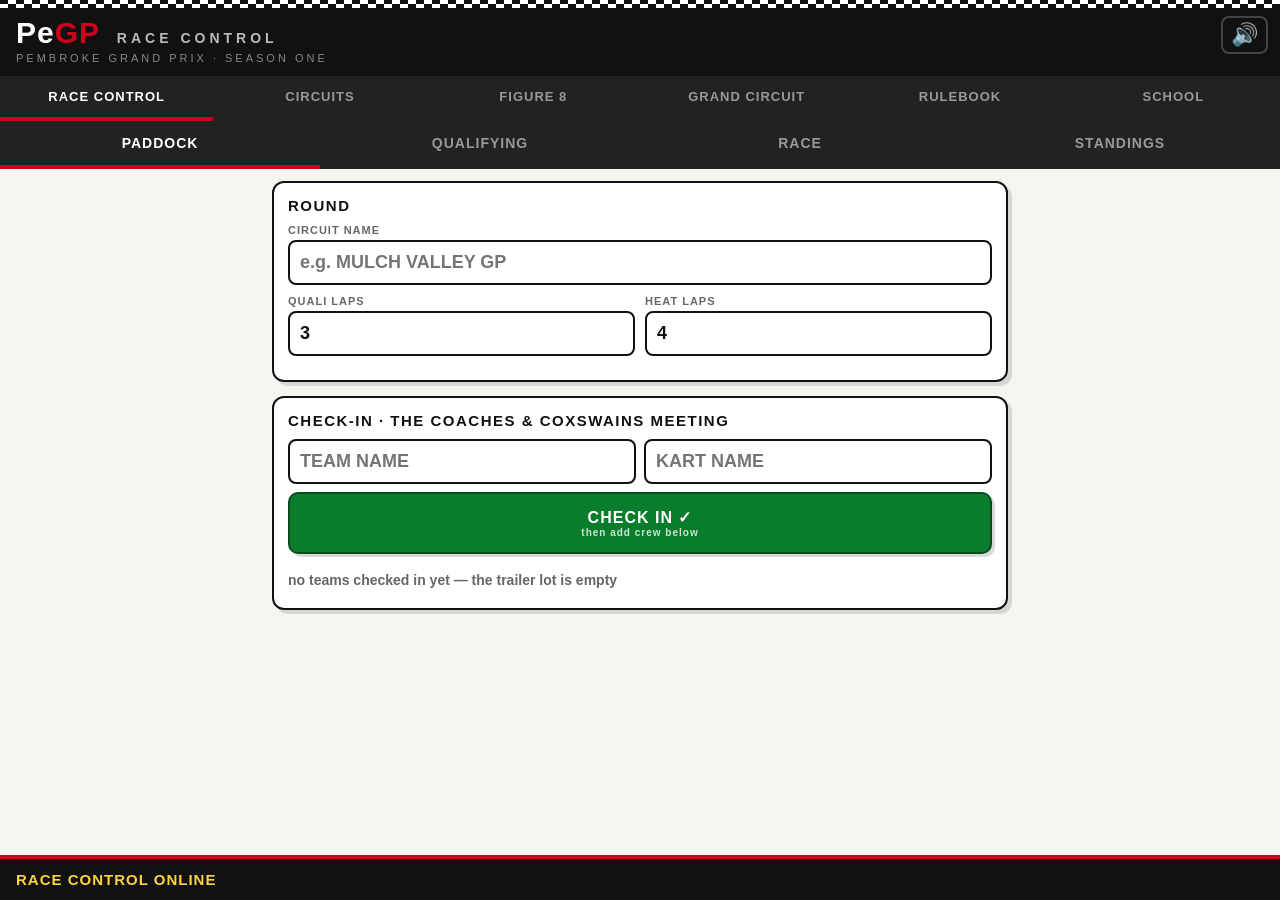
<file: index.html>
<!DOCTYPE html>
<html lang="en">
<head>
<meta charset="utf-8">
<meta name="viewport" content="width=device-width, initial-scale=1">
<title>PeGP Race Control</title>
<link rel="icon" href="data:image/svg+xml,<svg xmlns='http://www.w3.org/2000/svg' viewBox='0 0 100 100'><text y='.9em' font-size='90'>🏁</text></svg>">
<link rel="stylesheet" href="style.css">
</head>
<body>

<header>
  <div class="checker"></div>
  <div class="masthead">
    <h1>Pe<em>GP</em> <span class="rc">RACE CONTROL</span></h1>
    <div class="sub">PEMBROKE GRAND PRIX · SEASON ONE</div>
  </div>
  <button id="muteBtn" title="announcer on/off">🔊</button>
</header>

<nav class="sitenav">
  <a href="index.html" class="on">RACE CONTROL</a>
  <a href="circuits.html">CIRCUITS</a>
  <a href="circuit1.html">FIGURE 8</a>
  <a href="circuit2.html">GRAND CIRCUIT</a>
  <a href="rules.html">RULEBOOK</a>
  <a href="racecraft.html">SCHOOL</a>
</nav>

<nav id="tabs">
  <button data-tab="paddock" class="on">PADDOCK</button>
  <button data-tab="quali">QUALIFYING</button>
  <button data-tab="race">RACE</button>
  <button data-tab="standings">STANDINGS</button>
</nav>

<main>

<!-- ══════════ PADDOCK ══════════ -->
<section id="tab-paddock" class="tab on">
  <div class="panel">
    <h2>ROUND</h2>
    <label class="field">CIRCUIT NAME
      <input id="roundName" placeholder="e.g. MULCH VALLEY GP" maxlength="40">
    </label>
    <div class="cfgrow">
      <label class="field small">QUALI LAPS <input id="cfgQualiLaps" type="number" min="1" max="10" value="3"></label>
      <label class="field small">HEAT LAPS <input id="cfgHeatLaps" type="number" min="1" max="20" value="4"></label>
    </div>
  </div>

  <div class="panel">
    <h2>CHECK-IN · THE COACHES &amp; COXSWAINS MEETING</h2>
    <div class="addteam">
      <input id="tName" placeholder="TEAM NAME" maxlength="24">
      <input id="tKart" placeholder="KART NAME" maxlength="24">
      <button id="addTeamBtn" class="big go">CHECK IN ✓ <small>then add crew below</small></button>
    </div>
    <div id="teamCards"></div>
  </div>
</section>

<!-- ══════════ QUALIFYING ══════════ -->
<section id="tab-quali" class="tab">
  <div class="panel" id="qualiPick">
    <h2>QUALIFYING — SOLO RUNS · BEST LAP SETS THE GRID</h2>
    <div id="qualiTeamList"></div>
  </div>

  <div class="panel hidden" id="qualiRun">
    <div class="runhead">
      <div id="qrTeam" class="runteam"></div>
      <div id="qrStatus" class="runstatus">IN THE PIT BOX</div>
    </div>
    <div id="qrClock" class="bigclock">0:00.0</div>
    <div id="qrLapline" class="lapline">LAP — · BEST —</div>

    <div class="btnrow" id="qrPre">
      <button id="qrCall" class="big">📢 CALL TO LINE</button>
      <button id="qrStart" class="big go">▶ START RUN</button>
      <button id="qrBack" class="big dim">← BACK</button>
    </div>

    <div class="hidden" id="qrLive">
      <button id="qrLap" class="giant">LAP ✓</button>
      <div class="btnrow">
        <button id="qrCone" class="big pen">CONE +2s</button>
        <button id="qrLimits" class="big pen">TRACK LIMITS<br><small>lap deleted</small></button>
        <button id="qrRed" class="big red">🚩 RED FLAG</button>
      </div>
      <div class="btnrow">
        <button id="qrUndo" class="big dim">↩ UNDO</button>
        <button id="qrEnd" class="big dim">END RUN</button>
      </div>
    </div>
  </div>

  <div class="panel">
    <h2>PROVISIONAL GRID</h2>
    <table id="gridTable" class="rtable"></table>
  </div>
</section>

<!-- ══════════ RACE ══════════ -->
<section id="tab-race" class="tab">
  <div class="panel" id="heatSetup">
    <h2 id="heatTitle">HEAT 1 — GRID</h2>
    <div id="gridEdit"></div>
    <div class="btnrow">
      <button id="gridFromQuali" class="big dim">GRID = QUALI</button>
      <button id="gridReverse" class="big dim">REVERSE GRID</button>
      <button id="heatStart" class="big go">🏁 START HEAT</button>
    </div>
  </div>

  <div class="panel hidden" id="heatLive">
    <div class="runhead">
      <div class="runteam" id="hlTitle">HEAT 1</div>
      <div class="runstatus" id="hlLaps">4 TO GO</div>
    </div>
    <div id="hlClock" class="bigclock">0:00.0</div>
    <button id="hlLeaderLap" class="giant">LEADER ACROSS LINE ✓</button>
    <h3>PENALTY → tap the kart</h3>
    <div id="hlPenTeams" class="chiprow"></div>
    <div class="btnrow">
      <button id="hlVSC" class="big pen">🟡 VSC</button>
      <button id="hlRed" class="big red">🚩 RED FLAG</button>
      <button id="hlUndo" class="big dim">↩ UNDO</button>
      <button id="hlAbort" class="big dim">ABORT HEAT</button>
    </div>
  </div>

  <div class="panel hidden" id="heatFinish">
    <h2>🏁 CHECKERED FLAG — tap karts in finishing order</h2>
    <div id="hfChips" class="chiprow"></div>
    <div id="hfOrder"></div>
    <div class="btnrow">
      <button id="hfUndo" class="big dim">↩ UNDO TAP</button>
      <button id="hfDNF" class="big pen">REST = DNF →</button>
    </div>
  </div>

  <div class="panel hidden" id="heatResult">
    <h2>RESULT — after penalties · adjust if the stewards disagree</h2>
    <div id="hrList"></div>
    <div class="btnrow">
      <button id="hrConfirm" class="big go">CONFIRM HEAT ✓</button>
      <button id="hrBack" class="big dim">← RE-TAP ORDER</button>
    </div>
  </div>

  <div class="panel">
    <h2>HEATS TODAY</h2>
    <div id="heatHistory"></div>
  </div>
</section>

<!-- ══════════ STANDINGS ══════════ -->
<section id="tab-standings" class="tab">
  <div class="panel">
    <h2 id="todayTitle">TODAY</h2>
    <h3>TEAMS</h3>
    <table id="todayTable" class="rtable"></table>
    <h3>KARTS</h3>
    <table id="kartTable" class="rtable"></table>
    <label class="chk"><input type="checkbox" id="dblPoints"> DOUBLE POINTS ROUND (season finale)</label>
    <button id="closeRound" class="big go">🏆 CLOSE ROUND → SEASON</button>
  </div>

  <div class="panel">
    <h2>SEASON ONE CHAMPIONSHIP</h2>
    <table id="seasonTable" class="rtable"></table>
    <div id="roundLog"></div>
  </div>

  <div class="panel">
    <h2>DATA</h2>
    <div class="btnrow">
      <button id="exportBtn" class="big dim">EXPORT</button>
      <button id="importBtn" class="big dim">IMPORT</button>
      <button id="wipeBtn" class="big red">RESET SEASON</button>
    </div>
    <textarea id="dataBox" rows="4" placeholder="season backup JSON appears here"></textarea>
  </div>
</section>

</main>

<div id="announcer"><span id="annText">RACE CONTROL ONLINE</span></div>

<script src="main.js"></script>
</body>
</html>
</file>
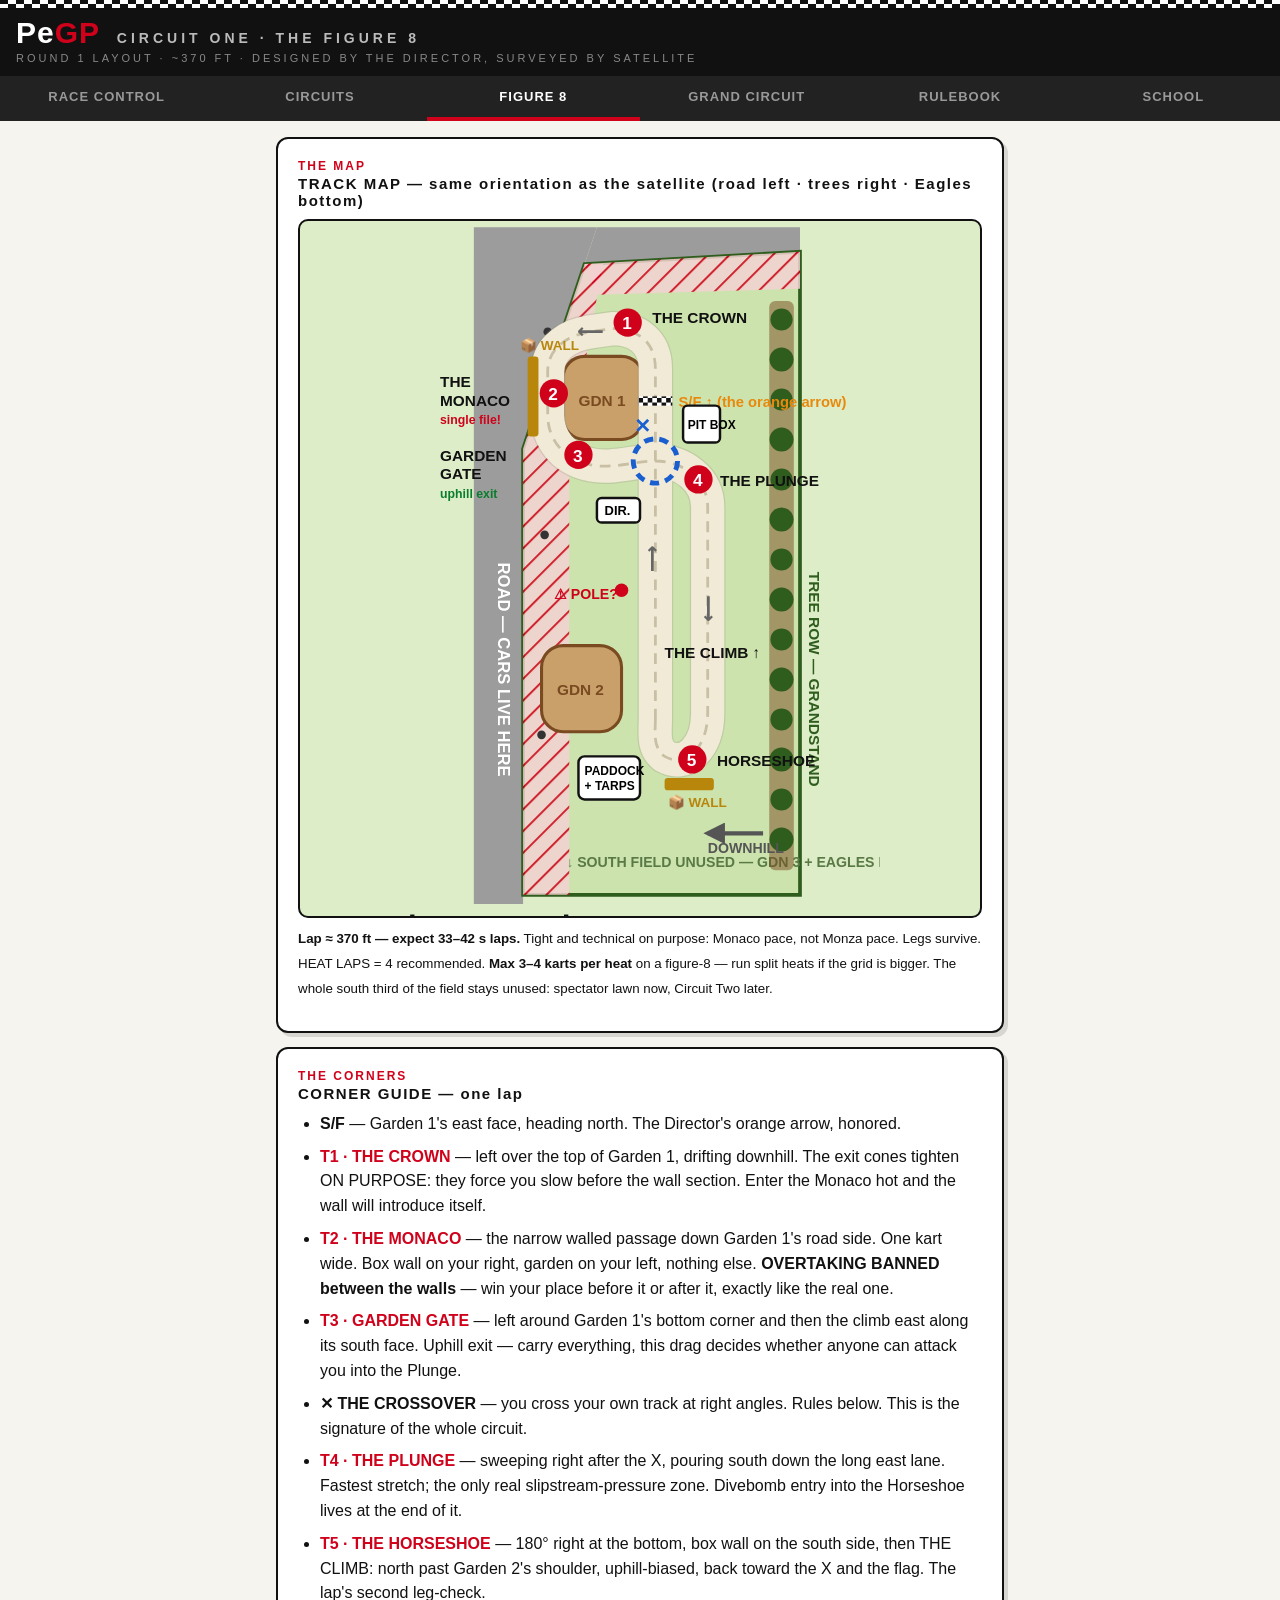
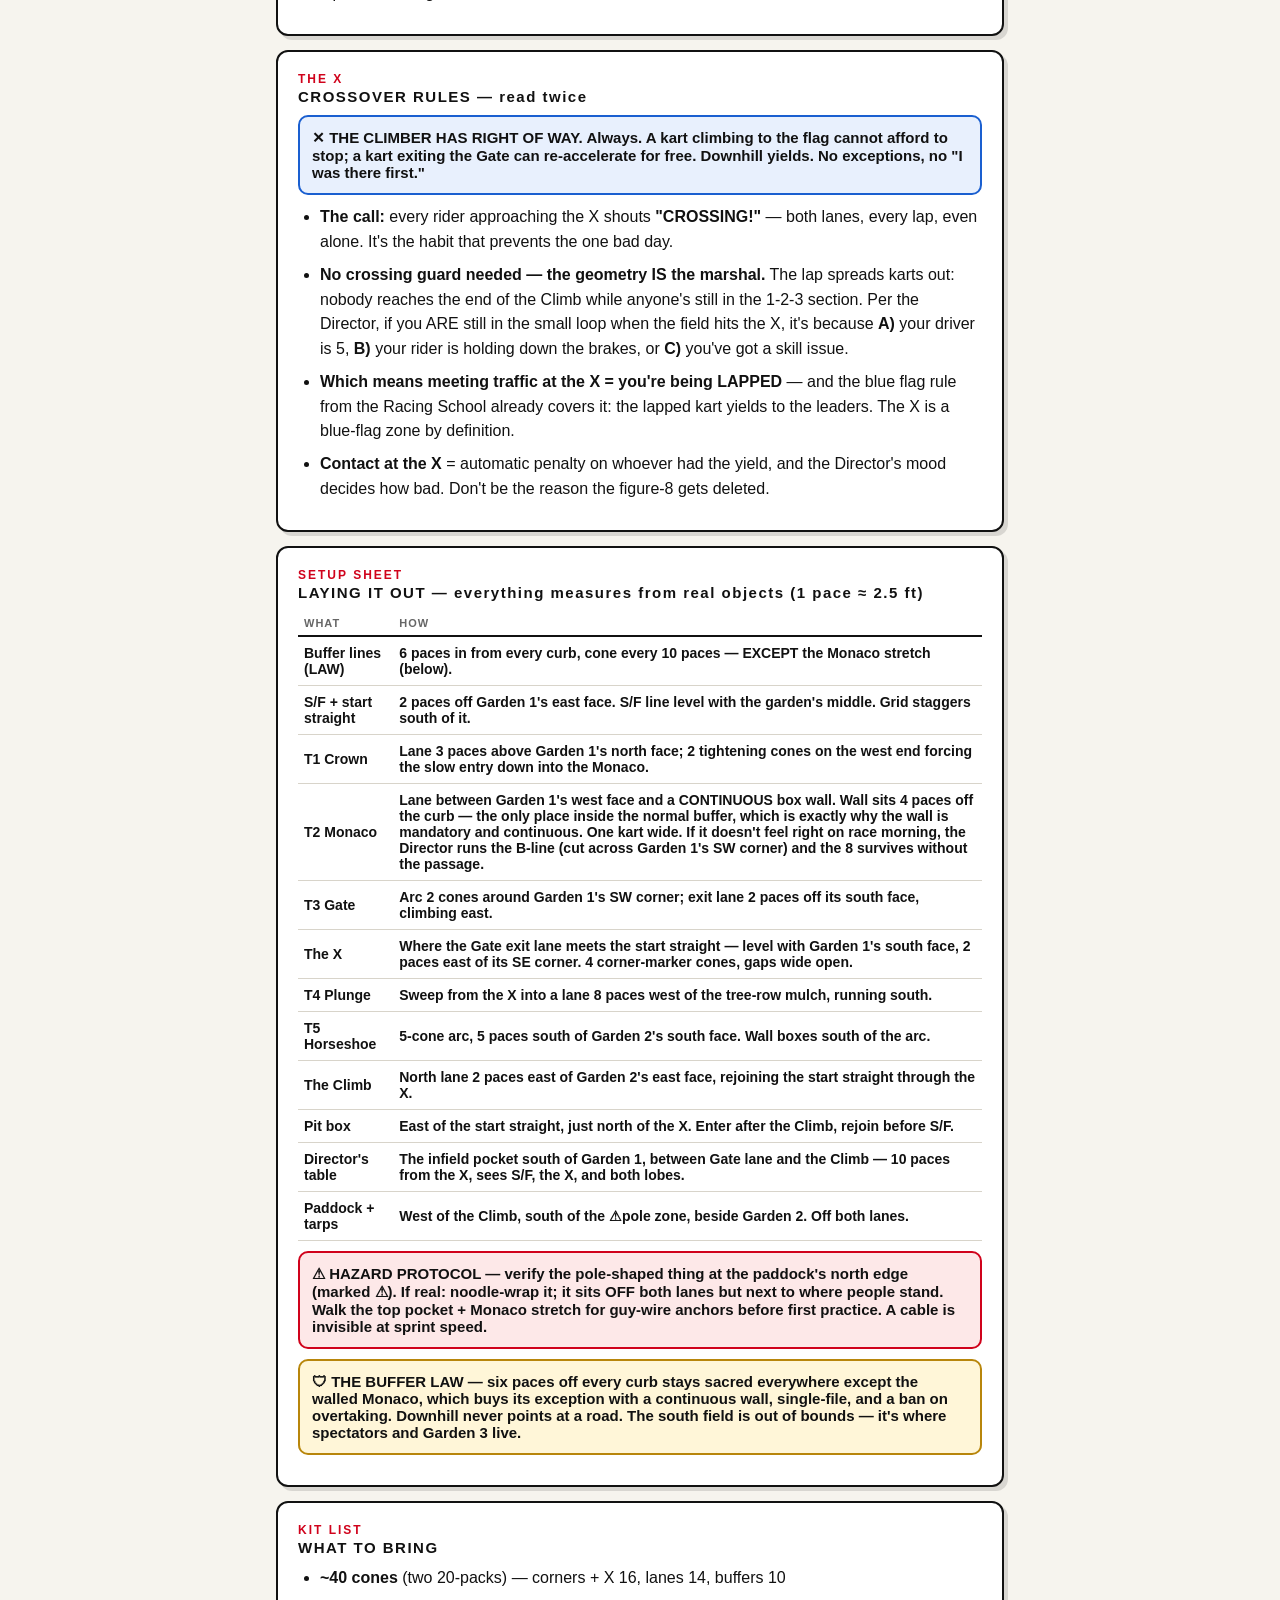
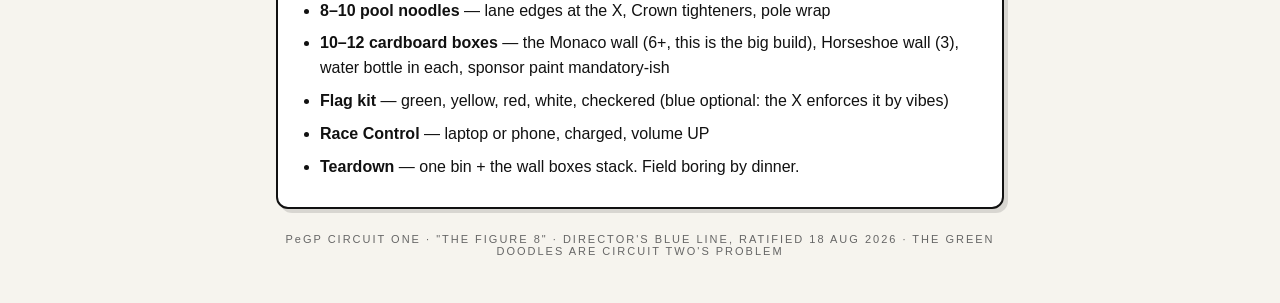
<file: circuit1.html>
<!DOCTYPE html>
<html lang="en">
<head>
<meta charset="utf-8">
<meta name="viewport" content="width=device-width, initial-scale=1">
<title>PeGP Circuit One</title>
<link rel="icon" href="data:image/svg+xml,<svg xmlns='http://www.w3.org/2000/svg' viewBox='0 0 100 100'><text y='.9em' font-size='90'>🏁</text></svg>">
<link rel="stylesheet" href="style.css">
<style>
  .rules { max-width: 760px; margin: 0 auto; padding: 16px; }
  .rules .panel { padding: 20px; }
  .rules p, .rules li { font-size: 16px; line-height: 1.55; margin-bottom: 10px; }
  .rules ul { padding-left: 22px; }
  .rules li { margin-bottom: 8px; }
  .art { font-size: 12px; font-weight: 900; letter-spacing: 2px; color: var(--red); margin-bottom: 2px; }
  .law { background: #fff6d8; border: 2px solid var(--gold); border-radius: 10px; padding: 12px; font-weight: 900; font-size: 15px; margin: 10px 0; }
  .danger { background: #fde8e8; border: 2px solid var(--red); border-radius: 10px; padding: 12px; font-weight: 900; font-size: 15px; margin: 10px 0; }
  .xrule { background: #e8f0fd; border: 2px solid #1a5fd0; border-radius: 10px; padding: 12px; font-weight: 900; font-size: 15px; margin: 10px 0; }
  .mapwrap { overflow-x: auto; border: 2px solid var(--ink); border-radius: 10px; background: #dcedc8; }
  .mapwrap svg { display: block; width: 100%; max-width: 480px; margin: 0 auto; height: auto; }
  .ptable { width: 100%; border-collapse: collapse; margin: 8px 0; }
  .ptable th { font-size: 11px; letter-spacing: 1px; color: var(--dim); text-align: left; padding: 6px; border-bottom: 2px solid var(--ink); }
  .ptable td { padding: 8px 6px; border-bottom: 1px solid var(--line); font-size: 14px; font-weight: 700; }
  .cname { font-weight: 900; color: var(--red); }
  .stamp { text-align: center; font-size: 11px; letter-spacing: 2px; color: var(--dim); padding: 10px 0 30px; }
  .back { display: inline-block; margin: 12px 8px 0 0; font-weight: 900; color: var(--red); text-decoration: none; font-size: 14px; letter-spacing: 1px; }
</style>
</head>
<body>

<header>
  <div class="checker"></div>
  <div class="masthead">
    <h1>Pe<em>GP</em> <span class="rc">CIRCUIT ONE · THE FIGURE 8</span></h1>
    <div class="sub">ROUND 1 LAYOUT · ~370 FT · DESIGNED BY THE DIRECTOR, SURVEYED BY SATELLITE</div>
  </div>
</header>

<nav class="sitenav">
  <a href="index.html">RACE CONTROL</a>
  <a href="circuits.html">CIRCUITS</a>
  <a href="circuit1.html" class="on">FIGURE 8</a>
  <a href="circuit2.html">GRAND CIRCUIT</a>
  <a href="rules.html">RULEBOOK</a>
  <a href="racecraft.html">SCHOOL</a>
</nav>

<div class="rules">

<div class="panel">
  <div class="art">THE MAP</div>
  <h2>TRACK MAP — same orientation as the satellite (road left · trees right · Eagles bottom)</h2>
  <div class="mapwrap">
  <svg viewBox="-40 -14 156 226" xmlns="http://www.w3.org/2000/svg" font-family="Arial, sans-serif">
    <defs>
      <pattern id="buf" width="5" height="5" patternUnits="userSpaceOnUse" patternTransform="rotate(45)">
        <rect width="5" height="5" fill="#f3d1d1"/>
        <path d="M0 0V5" stroke="#d0021b" stroke-width="1.3"/>
      </pattern>
      <pattern id="sfchk" width="3" height="3" patternUnits="userSpaceOnUse">
        <rect width="1.5" height="1.5" fill="#111"/><rect x="1.5" y="1.5" width="1.5" height="1.5" fill="#111"/>
        <rect x="1.5" width="1.5" height="1.5" fill="#fff"/><rect y="1.5" width="1.5" height="1.5" fill="#fff"/>
      </pattern>
      <marker id="ah" viewBox="0 0 10 10" refX="8" refY="5" markerWidth="5" markerHeight="5" orient="auto"><path d="M0 0L10 5L0 10z" fill="#555"/></marker>
    </defs>

    <!-- roads -->
    <polygon points="-16,-12 -16,208 0,208 0,60 20,0 24,-12" fill="#9c9c9c"/>
    <polygon points="20,0 90,-4 90,-12 24,-12" fill="#9c9c9c"/>
    <text x="-11" y="100" font-size="5.4" font-weight="900" fill="#fff" transform="rotate(90 -8 100)">ROAD — CARS LIVE HERE</text>

    <!-- field (shown to y=205; the south third of the strip is unused by this layout) -->
    <polygon points="20,0 90,-4 90,205 0,205 0,60" fill="#cde3ae" stroke="#2f5d1e" stroke-width="1.2"/>
    <text x="14" y="196" font-size="4.6" font-weight="900" fill="#5a7a45">↓ SOUTH FIELD UNUSED — GDN 3 + EAGLES DOWN THERE ↓</text>

    <!-- buffers: left + top -->
    <polygon points="20,0 26,0 15,60 15,205 0,205 0,60" fill="url(#buf)" opacity=".85"/>
    <polygon points="20,0 90,-4 90,8 24,10" fill="url(#buf)" opacity=".85"/>

    <!-- tree row -->
    <rect x="80" y="12" width="8" height="185" fill="#7a4a21" opacity=".5" rx="2"/>
    <g fill="#2f5d1e">
      <circle cx="84" cy="18" r="3.6"/><circle cx="84" cy="31" r="3.9"/><circle cx="84" cy="44" r="3.6"/>
      <circle cx="84" cy="57" r="3.9"/><circle cx="84" cy="70" r="3.6"/><circle cx="84" cy="83" r="3.9"/>
      <circle cx="84" cy="96" r="3.6"/><circle cx="84" cy="109" r="3.9"/><circle cx="84" cy="122" r="3.6"/>
      <circle cx="84" cy="135" r="3.9"/><circle cx="84" cy="148" r="3.6"/><circle cx="84" cy="161" r="3.9"/>
      <circle cx="84" cy="174" r="3.6"/><circle cx="84" cy="187" r="3.9"/>
    </g>
    <text x="93" y="100" font-size="5" font-weight="900" fill="#2f5d1e" transform="rotate(90 93 100)">TREE ROW — GRANDSTAND</text>

    <!-- gardens -->
    <g fill="#c9a06a" stroke="#7a4a21" stroke-width="1">
      <rect x="13" y="30" width="26" height="27" rx="7"/>
      <rect x="6" y="124" width="26" height="28" rx="7"/>
    </g>
    <text x="18" y="46" font-size="5" font-weight="900" fill="#7a4a21">GDN 1</text>
    <text x="11" y="140" font-size="5" font-weight="900" fill="#7a4a21">GDN 2</text>

    <!-- lamps + pole -->
    <g fill="#333">
      <circle cx="8" cy="22" r="1.4"/><circle cx="7" cy="88" r="1.4"/><circle cx="6" cy="153" r="1.4"/>
    </g>
    <circle cx="32" cy="106" r="2.2" fill="#d0021b"/>
    <text x="10" y="109" font-size="4.6" font-weight="900" fill="#d0021b">⚠ POLE?</text>

    <!-- slope arrow -->
    <g transform="translate(70,185)">
      <line x1="8" y1="0" x2="-10" y2="0" stroke="#555" stroke-width="1.4" marker-end="url(#ah)"/>
      <text x="-10" y="6.5" font-size="4.6" font-weight="900" fill="#555">DOWNHILL</text>
    </g>

    <!-- ══ track ribbon: figure 8 ══
         small loop counterclockwise around GDN 1, cross at (43,64), big lobe east of GDN 2 -->
    <path id="fig8" d="M 43,148 L 43,45 L 43,34 C 43,25 37,21 29,21 L 22,22
             C 15,23 8,27 8,35 L 8,49 C 8,57 13,63 21,65 C 28,67 36,64 43,64
             C 52,64 60,70 60,79 L 60,146 C 60,157 53,164 46,160 C 42,157 43,152 43,148 Z"
          fill="none" stroke="#8a8a7a" stroke-width="11.6" stroke-linejoin="round" opacity=".25"/>
    <path d="M 43,148 L 43,45 L 43,34 C 43,25 37,21 29,21 L 22,22
             C 15,23 8,27 8,35 L 8,49 C 8,57 13,63 21,65 C 28,67 36,64 43,64
             C 52,64 60,70 60,79 L 60,146 C 60,157 53,164 46,160 C 42,157 43,152 43,148 Z"
          fill="none" stroke="#f1ead7" stroke-width="10.8" stroke-linejoin="round"/>
    <path d="M 43,148 L 43,45 L 43,34 C 43,25 37,21 29,21 L 22,22
             C 15,23 8,27 8,35 L 8,49 C 8,57 13,63 21,65 C 28,67 36,64 43,64
             C 52,64 60,70 60,79 L 60,146 C 60,157 53,164 46,160 C 42,157 43,152 43,148 Z"
          fill="none" stroke="#c9bfa5" stroke-width=".9" stroke-dasharray="3.5 2.5"/>

    <!-- crossover X marker -->
    <g>
      <circle cx="43" cy="64" r="7.2" fill="none" stroke="#1a5fd0" stroke-width="1.6" stroke-dasharray="3 2"/>
      <text x="36" y="55" font-size="6.5" font-weight="900" fill="#1a5fd0">✕</text>
    </g>

    <!-- Monaco wall -->
    <rect x="1.5" y="30" width="3.5" height="26" fill="#b8860b" rx="1"/>
    <text x="-1" y="28" font-size="4.4" font-weight="900" fill="#b8860b">📦 WALL</text>

    <!-- horseshoe wall -->
    <rect x="46" y="167" width="16" height="4" fill="#b8860b" rx="1"/>
    <text x="47" y="176.5" font-size="4.4" font-weight="900" fill="#b8860b">📦 WALL</text>

    <!-- start/finish + orange start nod -->
    <rect x="37.5" y="43" width="11" height="3" fill="url(#sfchk)"/>
    <text x="50.5" y="46.5" font-size="4.8" font-weight="900" fill="#e8890c">S/F ↑ (the orange arrow)</text>

    <!-- pit box -->
    <rect x="52" y="46" width="12" height="12" fill="#fff" stroke="#111" stroke-width=".8" rx="1.5"/>
    <text x="53.5" y="53.5" font-size="3.9" font-weight="900">PIT BOX</text>

    <!-- director -->
    <rect x="24" y="76" width="14" height="8" fill="#fff" stroke="#111" stroke-width=".8" rx="1.5"/>
    <text x="26.5" y="81.5" font-size="4.2" font-weight="900">DIR.</text>

    <!-- paddock -->
    <rect x="18" y="160" width="20" height="14" fill="#fff" stroke="#111" stroke-width=".8" rx="2"/>
    <text x="20" y="166" font-size="3.9" font-weight="900">PADDOCK</text>
    <text x="20" y="171" font-size="3.9" font-weight="900">+ TARPS</text>

    <!-- corner labels -->
    <g font-weight="900" fill="#111">
      <circle cx="34" cy="19" r="4.6" fill="#d0021b"/><text x="32.2" y="21.2" font-size="5.6" fill="#fff">1</text>
      <text x="42" y="19" font-size="5">THE CROWN</text>
      <circle cx="10" cy="42" r="4.6" fill="#d0021b"/><text x="8.2" y="44.2" font-size="5.6" fill="#fff">2</text>
      <text x="-27" y="40" font-size="5">THE</text><text x="-27" y="46" font-size="5">MONACO</text>
      <text x="-27" y="52" font-size="4" fill="#d0021b">single file!</text>
      <circle cx="18" cy="62" r="4.6" fill="#d0021b"/><text x="16.2" y="64.2" font-size="5.6" fill="#fff">3</text>
      <text x="-27" y="64" font-size="5">GARDEN</text><text x="-27" y="70" font-size="5">GATE</text>
      <text x="-27" y="76" font-size="4" fill="#0a7d2c">uphill exit</text>
      <circle cx="57" cy="70" r="4.6" fill="#d0021b"/><text x="55.2" y="72.2" font-size="5.6" fill="#fff">4</text>
      <text x="64" y="72" font-size="5">THE PLUNGE</text>
      <circle cx="55" cy="161" r="4.6" fill="#d0021b"/><text x="53.2" y="163.2" font-size="5.6" fill="#fff">5</text>
      <text x="63" y="163" font-size="5">HORSESHOE</text>
      <text x="46" y="128" font-size="5" fill="#111">THE CLIMB ↑</text>
    </g>

    <!-- direction arrows -->
    <g fill="#666" font-size="6" font-weight="900">
      <text x="40" y="100" transform="rotate(-90 42 98)">⟶</text>
      <text x="58" y="112" transform="rotate(90 60 110)">⟶</text>
      <text x="20" y="24" transform="rotate(180 23 22)">⟶</text>
    </g>

    <!-- scale -->
    <g transform="translate(-36,214)">
      <line x1="0" y1="0" x2="50" y2="0" stroke="#111" stroke-width="1.4"/>
      <line x1="0" y1="-2.6" x2="0" y2="2.6" stroke="#111" stroke-width="1.4"/>
      <line x1="50" y1="-2.6" x2="50" y2="2.6" stroke="#111" stroke-width="1.4"/>
      <text x="15" y="8" font-size="5.4" font-weight="900" fill="#111">50 FT</text>
    </g>
  </svg>
  </div>
  <p style="margin-top:8px"><small><b>Lap ≈ 370 ft — expect 33–42 s laps.</b> Tight and technical on
  purpose: Monaco pace, not Monza pace. Legs survive. HEAT LAPS = 4 recommended.
  <b>Max 3–4 karts per heat</b> on a figure-8 — run split heats if the grid is bigger.
  The whole south third of the field stays unused: spectator lawn now, Circuit Two later.</small></p>
</div>

<div class="panel">
  <div class="art">THE CORNERS</div>
  <h2>CORNER GUIDE — one lap</h2>
  <ul>
    <li><b>S/F</b> — Garden 1's east face, heading north. The Director's orange arrow, honored.</li>
    <li><span class="cname">T1 · THE CROWN</span> — left over the top of Garden 1, drifting downhill.
    The exit cones tighten ON PURPOSE: they force you slow before the wall section. Enter the Monaco
    hot and the wall will introduce itself.</li>
    <li><span class="cname">T2 · THE MONACO</span> — the narrow walled passage down Garden 1's road
    side. One kart wide. Box wall on your right, garden on your left, nothing else. <b>OVERTAKING
    BANNED between the walls</b> — win your place before it or after it, exactly like the real one.</li>
    <li><span class="cname">T3 · GARDEN GATE</span> — left around Garden 1's bottom corner and then
    the climb east along its south face. Uphill exit — carry everything, this drag decides whether
    anyone can attack you into the Plunge.</li>
    <li><b>✕ THE CROSSOVER</b> — you cross your own track at right angles. Rules below. This is the
    signature of the whole circuit.</li>
    <li><span class="cname">T4 · THE PLUNGE</span> — sweeping right after the X, pouring south down
    the long east lane. Fastest stretch; the only real slipstream-pressure zone. Divebomb entry into
    the Horseshoe lives at the end of it.</li>
    <li><span class="cname">T5 · THE HORSESHOE</span> — 180° right at the bottom, box wall on the
    south side, then THE CLIMB: north past Garden 2's shoulder, uphill-biased, back toward the X and
    the flag. The lap's second leg-check.</li>
  </ul>
</div>

<div class="panel">
  <div class="art">THE X</div>
  <h2>CROSSOVER RULES — read twice</h2>
  <div class="xrule">✕ THE CLIMBER HAS RIGHT OF WAY. Always. A kart climbing to the flag cannot
  afford to stop; a kart exiting the Gate can re-accelerate for free. Downhill yields. No exceptions,
  no "I was there first."</div>
  <ul>
    <li><b>The call:</b> every rider approaching the X shouts <b>"CROSSING!"</b> — both lanes, every
    lap, even alone. It's the habit that prevents the one bad day.</li>
    <li><b>No crossing guard needed — the geometry IS the marshal.</b> The lap spreads karts out:
    nobody reaches the end of the Climb while anyone's still in the 1-2-3 section. Per the Director,
    if you ARE still in the small loop when the field hits the X, it's because
    <b>A)</b> your driver is 5, <b>B)</b> your rider is holding down the brakes, or
    <b>C)</b> you've got a skill issue.</li>
    <li><b>Which means meeting traffic at the X = you're being LAPPED</b> — and the blue flag rule
    from the Racing School already covers it: the lapped kart yields to the leaders. The X is a
    blue-flag zone by definition.</li>
    <li><b>Contact at the X</b> = automatic penalty on whoever had the yield, and the Director's
    mood decides how bad. Don't be the reason the figure-8 gets deleted.</li>
  </ul>
</div>

<div class="panel">
  <div class="art">SETUP SHEET</div>
  <h2>LAYING IT OUT — everything measures from real objects (1 pace ≈ 2.5 ft)</h2>
  <table class="ptable">
    <tr><th>WHAT</th><th>HOW</th></tr>
    <tr><td>Buffer lines (LAW)</td><td>6 paces in from every curb, cone every 10 paces — EXCEPT the Monaco stretch (below).</td></tr>
    <tr><td>S/F + start straight</td><td>2 paces off Garden 1's east face. S/F line level with the garden's middle. Grid staggers south of it.</td></tr>
    <tr><td>T1 Crown</td><td>Lane 3 paces above Garden 1's north face; 2 tightening cones on the west end forcing the slow entry down into the Monaco.</td></tr>
    <tr><td>T2 Monaco</td><td>Lane between Garden 1's west face and a CONTINUOUS box wall. Wall sits 4 paces off the curb — the only place inside the normal buffer, which is exactly why the wall is mandatory and continuous. One kart wide. If it doesn't feel right on race morning, the Director runs the B-line (cut across Garden 1's SW corner) and the 8 survives without the passage.</td></tr>
    <tr><td>T3 Gate</td><td>Arc 2 cones around Garden 1's SW corner; exit lane 2 paces off its south face, climbing east.</td></tr>
    <tr><td>The X</td><td>Where the Gate exit lane meets the start straight — level with Garden 1's south face, 2 paces east of its SE corner. 4 corner-marker cones, gaps wide open.</td></tr>
    <tr><td>T4 Plunge</td><td>Sweep from the X into a lane 8 paces west of the tree-row mulch, running south.</td></tr>
    <tr><td>T5 Horseshoe</td><td>5-cone arc, 5 paces south of Garden 2's south face. Wall boxes south of the arc.</td></tr>
    <tr><td>The Climb</td><td>North lane 2 paces east of Garden 2's east face, rejoining the start straight through the X.</td></tr>
    <tr><td>Pit box</td><td>East of the start straight, just north of the X. Enter after the Climb, rejoin before S/F.</td></tr>
    <tr><td>Director's table</td><td>The infield pocket south of Garden 1, between Gate lane and the Climb — 10 paces from the X, sees S/F, the X, and both lobes.</td></tr>
    <tr><td>Paddock + tarps</td><td>West of the Climb, south of the ⚠pole zone, beside Garden 2. Off both lanes.</td></tr>
  </table>
  <div class="danger">⚠ HAZARD PROTOCOL — verify the pole-shaped thing at the paddock's north edge
  (marked ⚠). If real: noodle-wrap it; it sits OFF both lanes but next to where people stand.
  Walk the top pocket + Monaco stretch for guy-wire anchors before first practice. A cable is
  invisible at sprint speed.</div>
  <div class="law">🛡 THE BUFFER LAW — six paces off every curb stays sacred everywhere except the
  walled Monaco, which buys its exception with a continuous wall, single-file, and a ban on
  overtaking. Downhill never points at a road. The south field is out of bounds — it's where
  spectators and Garden 3 live.</div>
</div>

<div class="panel">
  <div class="art">KIT LIST</div>
  <h2>WHAT TO BRING</h2>
  <ul>
    <li><b>~40 cones</b> (two 20-packs) — corners + X 16, lanes 14, buffers 10</li>
    <li><b>8–10 pool noodles</b> — lane edges at the X, Crown tighteners, pole wrap</li>
    <li><b>10–12 cardboard boxes</b> — the Monaco wall (6+, this is the big build), Horseshoe wall (3), water bottle in each, sponsor paint mandatory-ish</li>
    <li><b>Flag kit</b> — green, yellow, red, white, checkered (blue optional: the X enforces it by vibes)</li>
    <li><b>Race Control</b> — laptop or phone, charged, volume UP</li>
    <li><b>Teardown</b> — one bin + the wall boxes stack. Field boring by dinner.</li>
  </ul>
</div>

<div class="stamp">PeGP CIRCUIT ONE · "THE FIGURE 8" · DIRECTOR'S BLUE LINE, RATIFIED 18 AUG 2026 · THE GREEN DOODLES ARE CIRCUIT TWO'S PROBLEM</div>
</div>

</body>
</html>
</file>
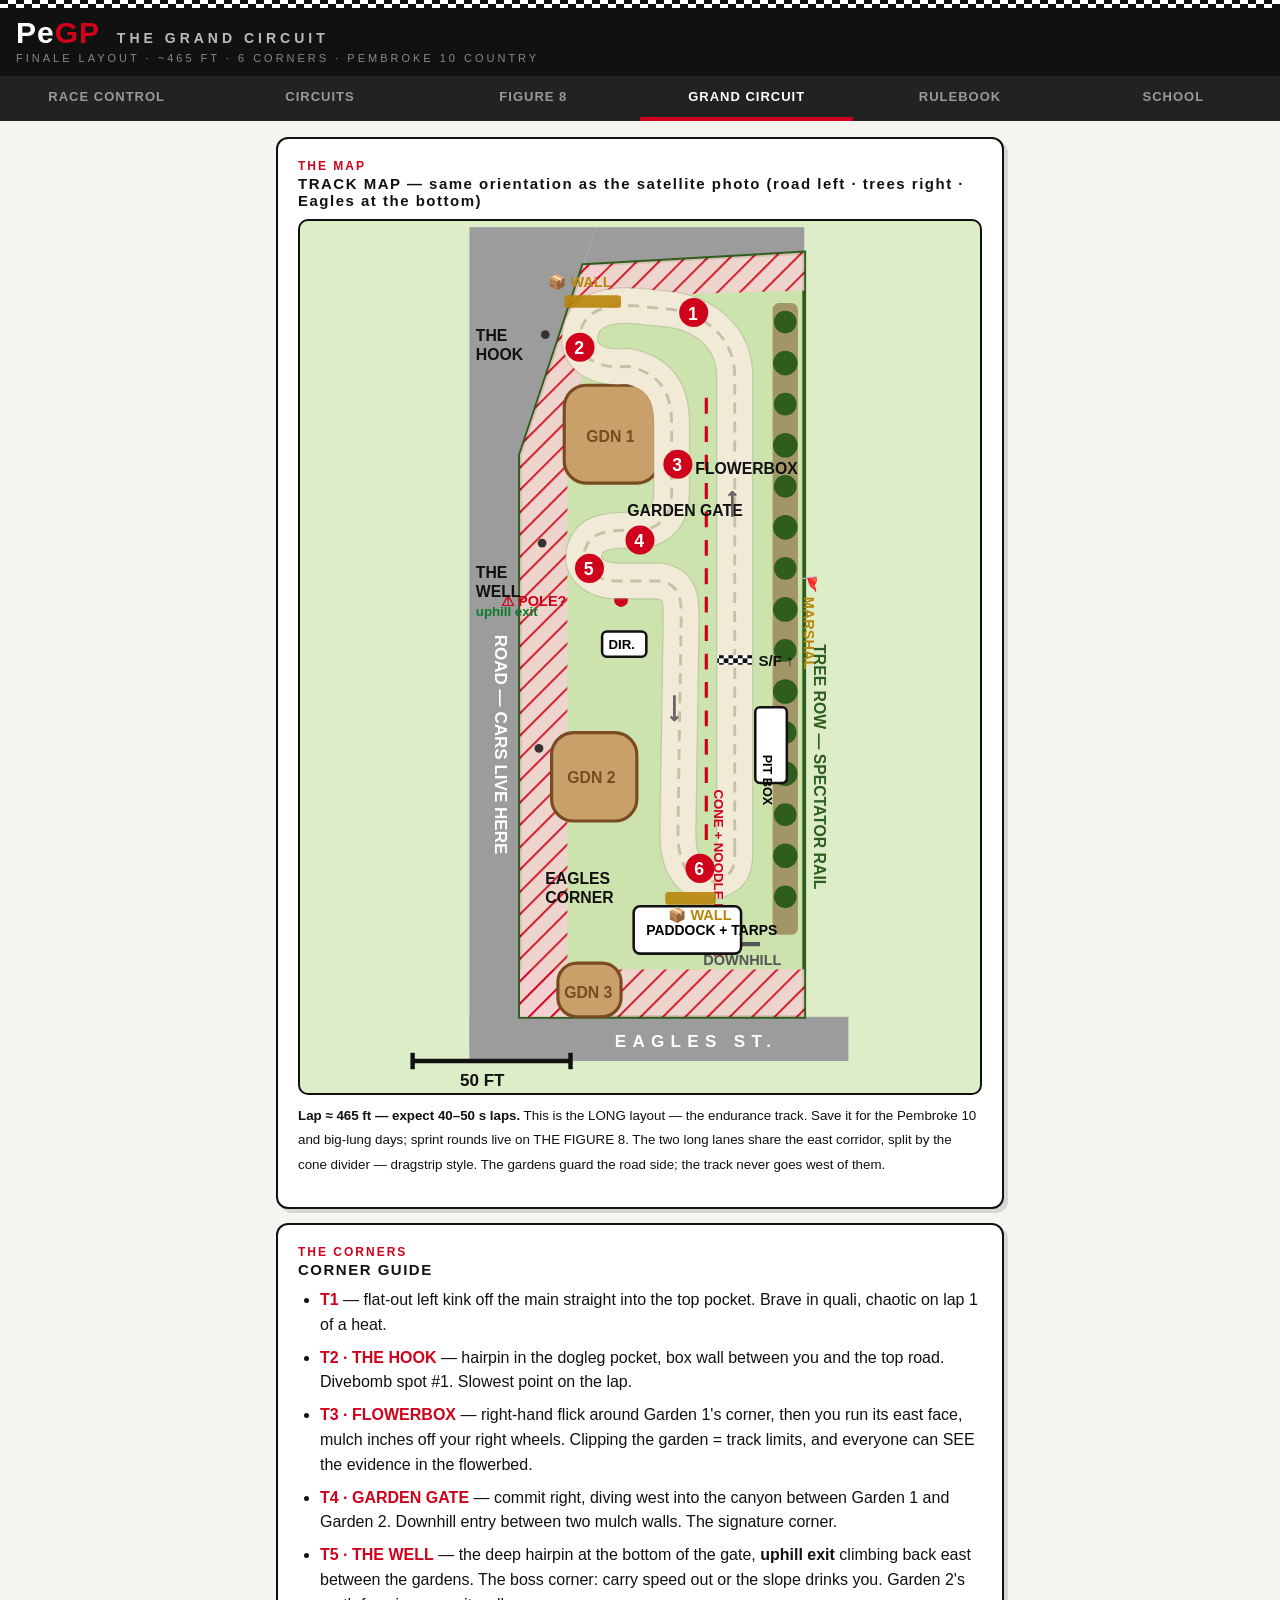
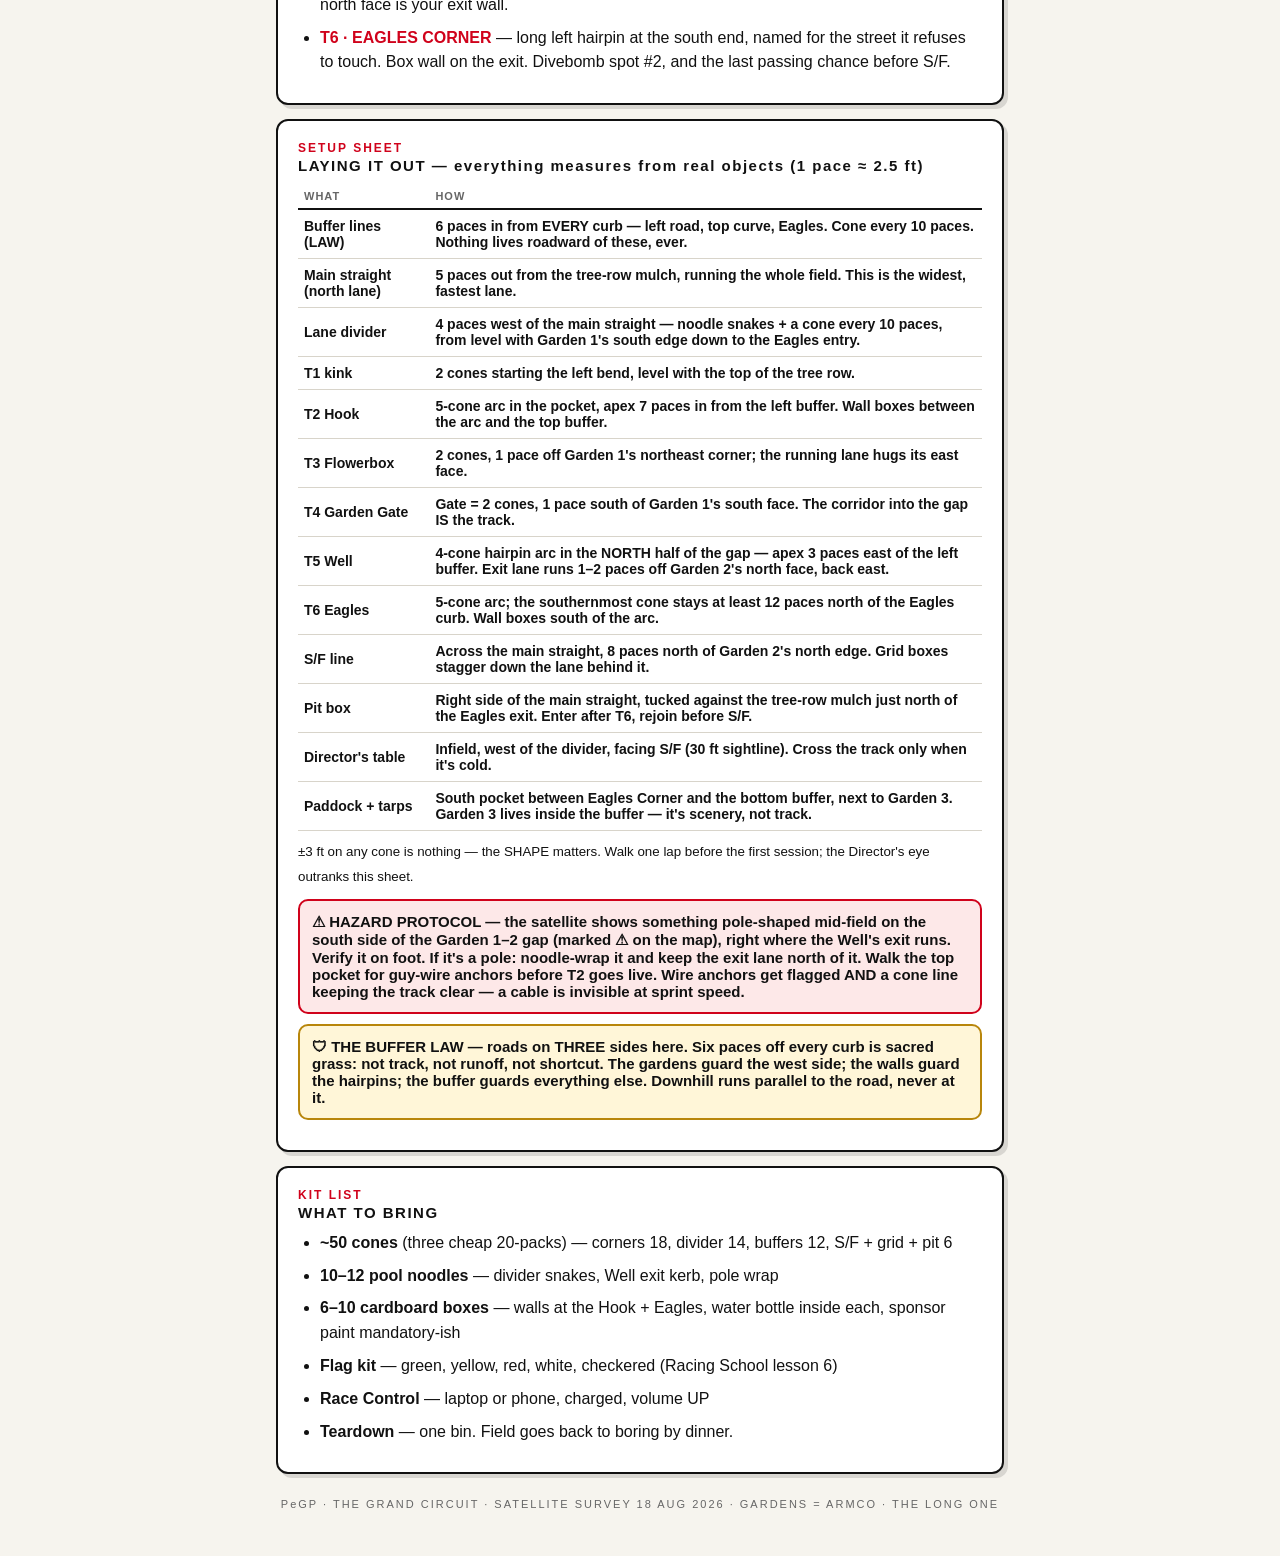
<file: circuit2.html>
<!DOCTYPE html>
<html lang="en">
<head>
<meta charset="utf-8">
<meta name="viewport" content="width=device-width, initial-scale=1">
<title>PeGP Grand Circuit</title>
<link rel="icon" href="data:image/svg+xml,<svg xmlns='http://www.w3.org/2000/svg' viewBox='0 0 100 100'><text y='.9em' font-size='90'>🏁</text></svg>">
<link rel="stylesheet" href="style.css">
<style>
  .rules { max-width: 760px; margin: 0 auto; padding: 16px; }
  .rules .panel { padding: 20px; }
  .rules p, .rules li { font-size: 16px; line-height: 1.55; margin-bottom: 10px; }
  .rules ul { padding-left: 22px; }
  .rules li { margin-bottom: 8px; }
  .art { font-size: 12px; font-weight: 900; letter-spacing: 2px; color: var(--red); margin-bottom: 2px; }
  .law { background: #fff6d8; border: 2px solid var(--gold); border-radius: 10px; padding: 12px; font-weight: 900; font-size: 15px; margin: 10px 0; }
  .danger { background: #fde8e8; border: 2px solid var(--red); border-radius: 10px; padding: 12px; font-weight: 900; font-size: 15px; margin: 10px 0; }
  .mapwrap { overflow-x: auto; border: 2px solid var(--ink); border-radius: 10px; background: #dcedc8; }
  .mapwrap svg { display: block; width: 100%; max-width: 480px; margin: 0 auto; height: auto; }
  .ptable { width: 100%; border-collapse: collapse; margin: 8px 0; }
  .ptable th { font-size: 11px; letter-spacing: 1px; color: var(--dim); text-align: left; padding: 6px; border-bottom: 2px solid var(--ink); }
  .ptable td { padding: 8px 6px; border-bottom: 1px solid var(--line); font-size: 14px; font-weight: 700; }
  .cname { font-weight: 900; color: var(--red); }
  .stamp { text-align: center; font-size: 11px; letter-spacing: 2px; color: var(--dim); padding: 10px 0 30px; }
  .back { display: inline-block; margin: 12px 8px 0 0; font-weight: 900; color: var(--red); text-decoration: none; font-size: 14px; letter-spacing: 1px; }
</style>
</head>
<body>

<header>
  <div class="checker"></div>
  <div class="masthead">
    <h1>Pe<em>GP</em> <span class="rc">THE GRAND CIRCUIT</span></h1>
    <div class="sub">FINALE LAYOUT · ~465 FT · 6 CORNERS · PEMBROKE 10 COUNTRY</div>
  </div>
</header>

<nav class="sitenav">
  <a href="index.html">RACE CONTROL</a>
  <a href="circuits.html">CIRCUITS</a>
  <a href="circuit1.html">FIGURE 8</a>
  <a href="circuit2.html" class="on">GRAND CIRCUIT</a>
  <a href="rules.html">RULEBOOK</a>
  <a href="racecraft.html">SCHOOL</a>
</nav>

<div class="rules">

<div class="panel">
  <div class="art">THE MAP</div>
  <h2>TRACK MAP — same orientation as the satellite photo (road left · trees right · Eagles at the bottom)</h2>
  <div class="mapwrap">
  <svg viewBox="-38 -14 152 276" xmlns="http://www.w3.org/2000/svg" font-family="Arial, sans-serif">
    <defs>
      <pattern id="buf" width="5" height="5" patternUnits="userSpaceOnUse" patternTransform="rotate(45)">
        <rect width="5" height="5" fill="#f3d1d1"/>
        <path d="M0 0V5" stroke="#d0021b" stroke-width="1.3"/>
      </pattern>
      <pattern id="sfchk" width="3" height="3" patternUnits="userSpaceOnUse">
        <rect width="1.5" height="1.5" fill="#111"/><rect x="1.5" y="1.5" width="1.5" height="1.5" fill="#111"/>
        <rect x="1.5" width="1.5" height="1.5" fill="#fff"/><rect y="1.5" width="1.5" height="1.5" fill="#fff"/>
      </pattern>
      <marker id="ah" viewBox="0 0 10 10" refX="8" refY="5" markerWidth="5" markerHeight="5" orient="auto"><path d="M0 0L10 5L0 10z" fill="#555"/></marker>
    </defs>

    <!-- roads -->
    <polygon points="-16,-12 -16,250 0,250 0,60 20,0 24,-12" fill="#9c9c9c"/>
    <rect x="-16" y="238" width="120" height="14" fill="#9c9c9c"/>
    <polygon points="20,0 90,-4 90,-12 24,-12" fill="#9c9c9c"/>
    <text x="-11" y="120" font-size="5.4" font-weight="900" fill="#fff" transform="rotate(90 -8 120)">ROAD — CARS LIVE HERE</text>
    <text x="30" y="247.5" font-size="5.4" font-weight="900" fill="#fff" letter-spacing="2">EAGLES ST.</text>

    <!-- field -->
    <polygon points="20,0 90,-4 90,238 0,238 0,60" fill="#cde3ae" stroke="#2f5d1e" stroke-width="1.2"/>

    <!-- buffers: left, top, bottom -->
    <polygon points="20,0 26,0 15,60 15,238 0,238 0,60" fill="url(#buf)" opacity=".85"/>
    <polygon points="20,0 90,-4 90,8 24,10" fill="url(#buf)" opacity=".85"/>
    <rect x="0" y="223" width="90" height="15" fill="url(#buf)" opacity=".85"/>

    <!-- tree row (right edge) -->
    <rect x="80" y="12" width="8" height="200" fill="#7a4a21" opacity=".5" rx="2"/>
    <g fill="#2f5d1e">
      <circle cx="84" cy="18" r="3.6"/><circle cx="84" cy="31" r="3.9"/><circle cx="84" cy="44" r="3.6"/>
      <circle cx="84" cy="57" r="3.9"/><circle cx="84" cy="70" r="3.6"/><circle cx="84" cy="83" r="3.9"/>
      <circle cx="84" cy="96" r="3.6"/><circle cx="84" cy="109" r="3.9"/><circle cx="84" cy="122" r="3.6"/>
      <circle cx="84" cy="135" r="3.9"/><circle cx="84" cy="148" r="3.6"/><circle cx="84" cy="161" r="3.9"/>
      <circle cx="84" cy="174" r="3.6"/><circle cx="84" cy="187" r="3.9"/><circle cx="84" cy="200" r="3.6"/>
    </g>
    <text x="93" y="120" font-size="5" font-weight="900" fill="#2f5d1e" transform="rotate(90 93 120)">TREE ROW — SPECTATOR RAIL</text>

    <!-- gardens -->
    <g fill="#c9a06a" stroke="#7a4a21" stroke-width="1">
      <rect x="14" y="38" width="30" height="31" rx="7"/>
      <rect x="10" y="148" width="27" height="28" rx="7"/>
      <rect x="12" y="221" width="20" height="17" rx="6"/>
    </g>
    <g font-size="5" font-weight="900" fill="#7a4a21">
      <text x="21" y="56">GDN 1</text>
      <text x="15" y="164">GDN 2</text>
      <text x="14" y="232">GDN 3</text>
    </g>

    <!-- lamps + pole -->
    <g fill="#333">
      <circle cx="8" cy="22" r="1.4"/><circle cx="7" cy="88" r="1.4"/><circle cx="6" cy="153" r="1.4"/>
    </g>
    <g>
      <circle cx="32" cy="106" r="2.2" fill="#d0021b"/>
      <text x="-6" y="108" font-size="4.6" font-weight="900" fill="#d0021b">⚠ POLE?</text>
    </g>

    <!-- slope arrow -->
    <g transform="translate(66,215)">
      <line x1="10" y1="0" x2="-8" y2="0" stroke="#555" stroke-width="1.4" marker-end="url(#ah)"/>
      <text x="-8" y="6.5" font-size="4.6" font-weight="900" fill="#555">DOWNHILL</text>
    </g>

    <!-- track ribbon -->
    <path d="M 68,185 L 68,35 C 68,24 60,16 48,14 L 38,13 C 28,12 20,14 19,22
             C 18,30 26,33 34,32 C 44,34 48,40 48,50 L 48,72
             C 48,78 46,81 42,83 C 34,85 24,82 21,89 C 18,95 23,100 31,100
             L 44,100 C 52,101 51,108 51,114 L 50,180
             C 50,192 56,197 62,195 C 68,193 68,190 68,185 Z"
          fill="none" stroke="#8a8a7a" stroke-width="11.8" stroke-linejoin="round" opacity=".25"/>
    <path d="M 68,185 L 68,35 C 68,24 60,16 48,14 L 38,13 C 28,12 20,14 19,22
             C 18,30 26,33 34,32 C 44,34 48,40 48,50 L 48,72
             C 48,78 46,81 42,83 C 34,85 24,82 21,89 C 18,95 23,100 31,100
             L 44,100 C 52,101 51,108 51,114 L 50,180
             C 50,192 56,197 62,195 C 68,193 68,190 68,185 Z"
          fill="none" stroke="#f1ead7" stroke-width="11" stroke-linejoin="round"/>
    <path d="M 68,185 L 68,35 C 68,24 60,16 48,14 L 38,13 C 28,12 20,14 19,22
             C 18,30 26,33 34,32 C 44,34 48,40 48,50 L 48,72
             C 48,78 46,81 42,83 C 34,85 24,82 21,89 C 18,95 23,100 31,100
             L 44,100 C 52,101 51,108 51,114 L 50,180
             C 50,192 56,197 62,195 C 68,193 68,190 68,185 Z"
          fill="none" stroke="#c9bfa5" stroke-width=".9" stroke-dasharray="3.5 2.5"/>

    <!-- lane divider -->
    <line x1="59" y1="42" x2="59" y2="182" stroke="#d0021b" stroke-width="1" stroke-dasharray="5 4"/>
    <text x="61.5" y="166" font-size="4.2" font-weight="900" fill="#d0021b" transform="rotate(90 61.5 166)">CONE + NOODLE DIVIDER</text>

    <!-- start/finish -->
    <rect x="62.5" y="123.5" width="11" height="3" fill="url(#sfchk)"/>
    <text x="75.5" y="127" font-size="4.8" font-weight="900" fill="#111">S/F ↑</text>

    <!-- pit box -->
    <rect x="74.5" y="140" width="10" height="24" fill="#fff" stroke="#111" stroke-width=".8" rx="1.5"/>
    <text x="77" y="155" font-size="4" font-weight="900" transform="rotate(90 77 155)">PIT BOX</text>

    <!-- director + paddock -->
    <rect x="26" y="116" width="14" height="8" fill="#fff" stroke="#111" stroke-width=".8" rx="1.5"/>
    <text x="28" y="121.5" font-size="4.2" font-weight="900">DIR.</text>
    <rect x="36" y="203" width="34" height="15" fill="#fff" stroke="#111" stroke-width=".8" rx="2"/>
    <text x="40" y="212" font-size="4.4" font-weight="900">PADDOCK + TARPS</text>

    <!-- walls -->
    <g fill="#b8860b" font-size="4.6" font-weight="900">
      <rect x="14" y="9.5" width="18" height="4" fill="#b8860b" opacity=".9" rx="1"/>
      <text x="9" y="7">📦 WALL</text>
      <rect x="46" y="198.5" width="16" height="4" fill="#b8860b" opacity=".9" rx="1"/>
      <text x="47" y="207.5">📦 WALL</text>
    </g>

    <!-- corner labels -->
    <g font-weight="900" fill="#111">
      <circle cx="55" cy="15" r="4.6" fill="#d0021b"/><text x="53.2" y="17.2" font-size="5.6" fill="#fff">1</text>
      <circle cx="19" cy="26" r="4.6" fill="#d0021b"/><text x="17.2" y="28.2" font-size="5.6" fill="#fff">2</text>
      <text x="-14" y="24" font-size="5">THE</text><text x="-14" y="30" font-size="5">HOOK</text>
      <circle cx="50" cy="63" r="4.6" fill="#d0021b"/><text x="48.2" y="65.2" font-size="5.6" fill="#fff">3</text>
      <text x="55.5" y="66" font-size="5">FLOWERBOX</text>
      <circle cx="38" cy="87" r="4.6" fill="#d0021b"/><text x="36.2" y="89.2" font-size="5.6" fill="#fff">4</text>
      <text x="34" y="79.5" font-size="5">GARDEN GATE</text>
      <circle cx="22" cy="96" r="4.6" fill="#d0021b"/><text x="20.2" y="98.2" font-size="5.6" fill="#fff">5</text>
      <text x="-14" y="99" font-size="5">THE</text><text x="-14" y="105" font-size="5">WELL</text>
      <text x="-14" y="111" font-size="4.2" fill="#0a7d2c">uphill exit</text>
      <circle cx="57" cy="191" r="4.6" fill="#d0021b"/><text x="55.2" y="193.2" font-size="5.6" fill="#fff">6</text>
      <text x="8" y="196" font-size="5">EAGLES</text><text x="8" y="202" font-size="5">CORNER</text>
    </g>

    <!-- direction arrows -->
    <g fill="#666" font-size="6" font-weight="900">
      <text x="65" y="80" transform="rotate(-90 67 78)">⟶</text>
      <text x="47" y="140" transform="rotate(90 49 138)">⟶</text>
    </g>

    <!-- marshal -->
    <text x="90" y="102" font-size="4.6" font-weight="900" fill="#b8860b" transform="rotate(90 92 100)">🚩 MARSHAL</text>

    <!-- scale -->
    <g transform="translate(-34,252)">
      <line x1="0" y1="0" x2="50" y2="0" stroke="#111" stroke-width="1.4"/>
      <line x1="0" y1="-2.6" x2="0" y2="2.6" stroke="#111" stroke-width="1.4"/>
      <line x1="50" y1="-2.6" x2="50" y2="2.6" stroke="#111" stroke-width="1.4"/>
      <text x="15" y="8" font-size="5.4" font-weight="900" fill="#111">50 FT</text>
    </g>
  </svg>
  </div>
  <p style="margin-top:8px"><small><b>Lap ≈ 465 ft — expect 40–50 s laps.</b> This is the LONG layout — the endurance track. Save it for the Pembroke 10 and big-lung days; sprint rounds live on THE FIGURE 8.
  The two long lanes share the east corridor, split by the cone divider — dragstrip style. The gardens
  guard the road side; the track never goes west of them.</small></p>
</div>

<div class="panel">
  <div class="art">THE CORNERS</div>
  <h2>CORNER GUIDE</h2>
  <ul>
    <li><span class="cname">T1</span> — flat-out left kink off the main straight into the top pocket.
    Brave in quali, chaotic on lap 1 of a heat.</li>
    <li><span class="cname">T2 · THE HOOK</span> — hairpin in the dogleg pocket, box wall between you
    and the top road. Divebomb spot #1. Slowest point on the lap.</li>
    <li><span class="cname">T3 · FLOWERBOX</span> — right-hand flick around Garden 1's corner, then you
    run its east face, mulch inches off your right wheels. Clipping the garden = track limits, and
    everyone can SEE the evidence in the flowerbed.</li>
    <li><span class="cname">T4 · GARDEN GATE</span> — commit right, diving west into the canyon between
    Garden 1 and Garden 2. Downhill entry between two mulch walls. The signature corner.</li>
    <li><span class="cname">T5 · THE WELL</span> — the deep hairpin at the bottom of the gate,
    <b>uphill exit</b> climbing back east between the gardens. The boss corner: carry speed out or the
    slope drinks you. Garden 2's north face is your exit wall.</li>
    <li><span class="cname">T6 · EAGLES CORNER</span> — long left hairpin at the south end, named for
    the street it refuses to touch. Box wall on the exit. Divebomb spot #2, and the last passing
    chance before S/F.</li>
  </ul>
</div>

<div class="panel">
  <div class="art">SETUP SHEET</div>
  <h2>LAYING IT OUT — everything measures from real objects (1 pace ≈ 2.5 ft)</h2>
  <table class="ptable">
    <tr><th>WHAT</th><th>HOW</th></tr>
    <tr><td>Buffer lines (LAW)</td><td>6 paces in from EVERY curb — left road, top curve, Eagles. Cone every 10 paces. Nothing lives roadward of these, ever.</td></tr>
    <tr><td>Main straight (north lane)</td><td>5 paces out from the tree-row mulch, running the whole field. This is the widest, fastest lane.</td></tr>
    <tr><td>Lane divider</td><td>4 paces west of the main straight — noodle snakes + a cone every 10 paces, from level with Garden 1's south edge down to the Eagles entry.</td></tr>
    <tr><td>T1 kink</td><td>2 cones starting the left bend, level with the top of the tree row.</td></tr>
    <tr><td>T2 Hook</td><td>5-cone arc in the pocket, apex 7 paces in from the left buffer. Wall boxes between the arc and the top buffer.</td></tr>
    <tr><td>T3 Flowerbox</td><td>2 cones, 1 pace off Garden 1's northeast corner; the running lane hugs its east face.</td></tr>
    <tr><td>T4 Garden Gate</td><td>Gate = 2 cones, 1 pace south of Garden 1's south face. The corridor into the gap IS the track.</td></tr>
    <tr><td>T5 Well</td><td>4-cone hairpin arc in the NORTH half of the gap — apex 3 paces east of the left buffer. Exit lane runs 1–2 paces off Garden 2's north face, back east.</td></tr>
    <tr><td>T6 Eagles</td><td>5-cone arc; the southernmost cone stays at least 12 paces north of the Eagles curb. Wall boxes south of the arc.</td></tr>
    <tr><td>S/F line</td><td>Across the main straight, 8 paces north of Garden 2's north edge. Grid boxes stagger down the lane behind it.</td></tr>
    <tr><td>Pit box</td><td>Right side of the main straight, tucked against the tree-row mulch just north of the Eagles exit. Enter after T6, rejoin before S/F.</td></tr>
    <tr><td>Director's table</td><td>Infield, west of the divider, facing S/F (30 ft sightline). Cross the track only when it's cold.</td></tr>
    <tr><td>Paddock + tarps</td><td>South pocket between Eagles Corner and the bottom buffer, next to Garden 3. Garden 3 lives inside the buffer — it's scenery, not track.</td></tr>
  </table>
  <p><small>±3 ft on any cone is nothing — the SHAPE matters. Walk one lap before the first session;
  the Director's eye outranks this sheet.</small></p>
  <div class="danger">⚠ HAZARD PROTOCOL — the satellite shows something pole-shaped mid-field on the
  south side of the Garden 1–2 gap (marked ⚠ on the map), right where the Well's exit runs. Verify it
  on foot. If it's a pole: noodle-wrap it and keep the exit lane north of it. Walk the top pocket for
  guy-wire anchors before T2 goes live. Wire anchors get flagged AND a cone line keeping the track
  clear — a cable is invisible at sprint speed.</div>
  <div class="law">🛡 THE BUFFER LAW — roads on THREE sides here. Six paces off every curb is sacred
  grass: not track, not runoff, not shortcut. The gardens guard the west side; the walls guard the
  hairpins; the buffer guards everything else. Downhill runs parallel to the road, never at it.</div>
</div>

<div class="panel">
  <div class="art">KIT LIST</div>
  <h2>WHAT TO BRING</h2>
  <ul>
    <li><b>~50 cones</b> (three cheap 20-packs) — corners 18, divider 14, buffers 12, S/F + grid + pit 6</li>
    <li><b>10–12 pool noodles</b> — divider snakes, Well exit kerb, pole wrap</li>
    <li><b>6–10 cardboard boxes</b> — walls at the Hook + Eagles, water bottle inside each, sponsor paint mandatory-ish</li>
    <li><b>Flag kit</b> — green, yellow, red, white, checkered (Racing School lesson 6)</li>
    <li><b>Race Control</b> — laptop or phone, charged, volume UP</li>
    <li><b>Teardown</b> — one bin. Field goes back to boring by dinner.</li>
  </ul>
</div>

<div class="stamp">PeGP · THE GRAND CIRCUIT · SATELLITE SURVEY 18 AUG 2026 · GARDENS = ARMCO · THE LONG ONE</div>
</div>

</body>
</html>
</file>
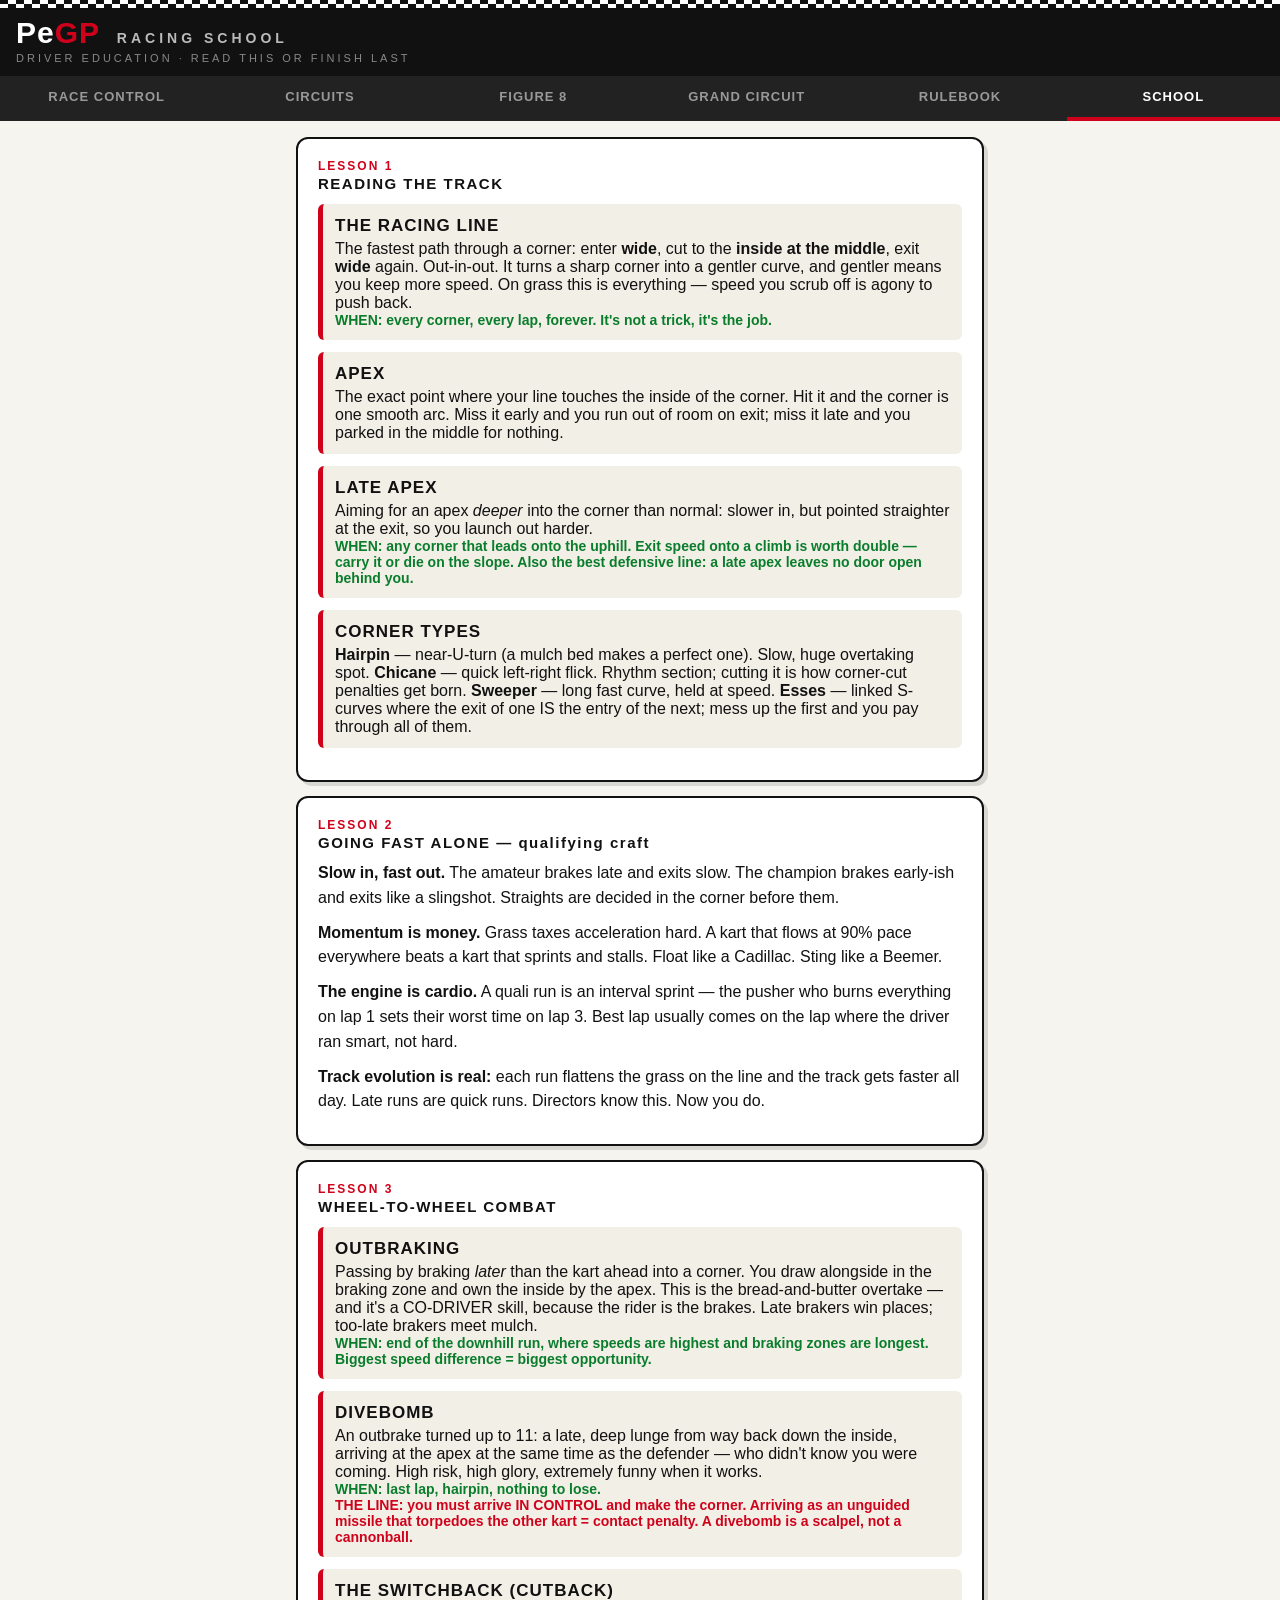
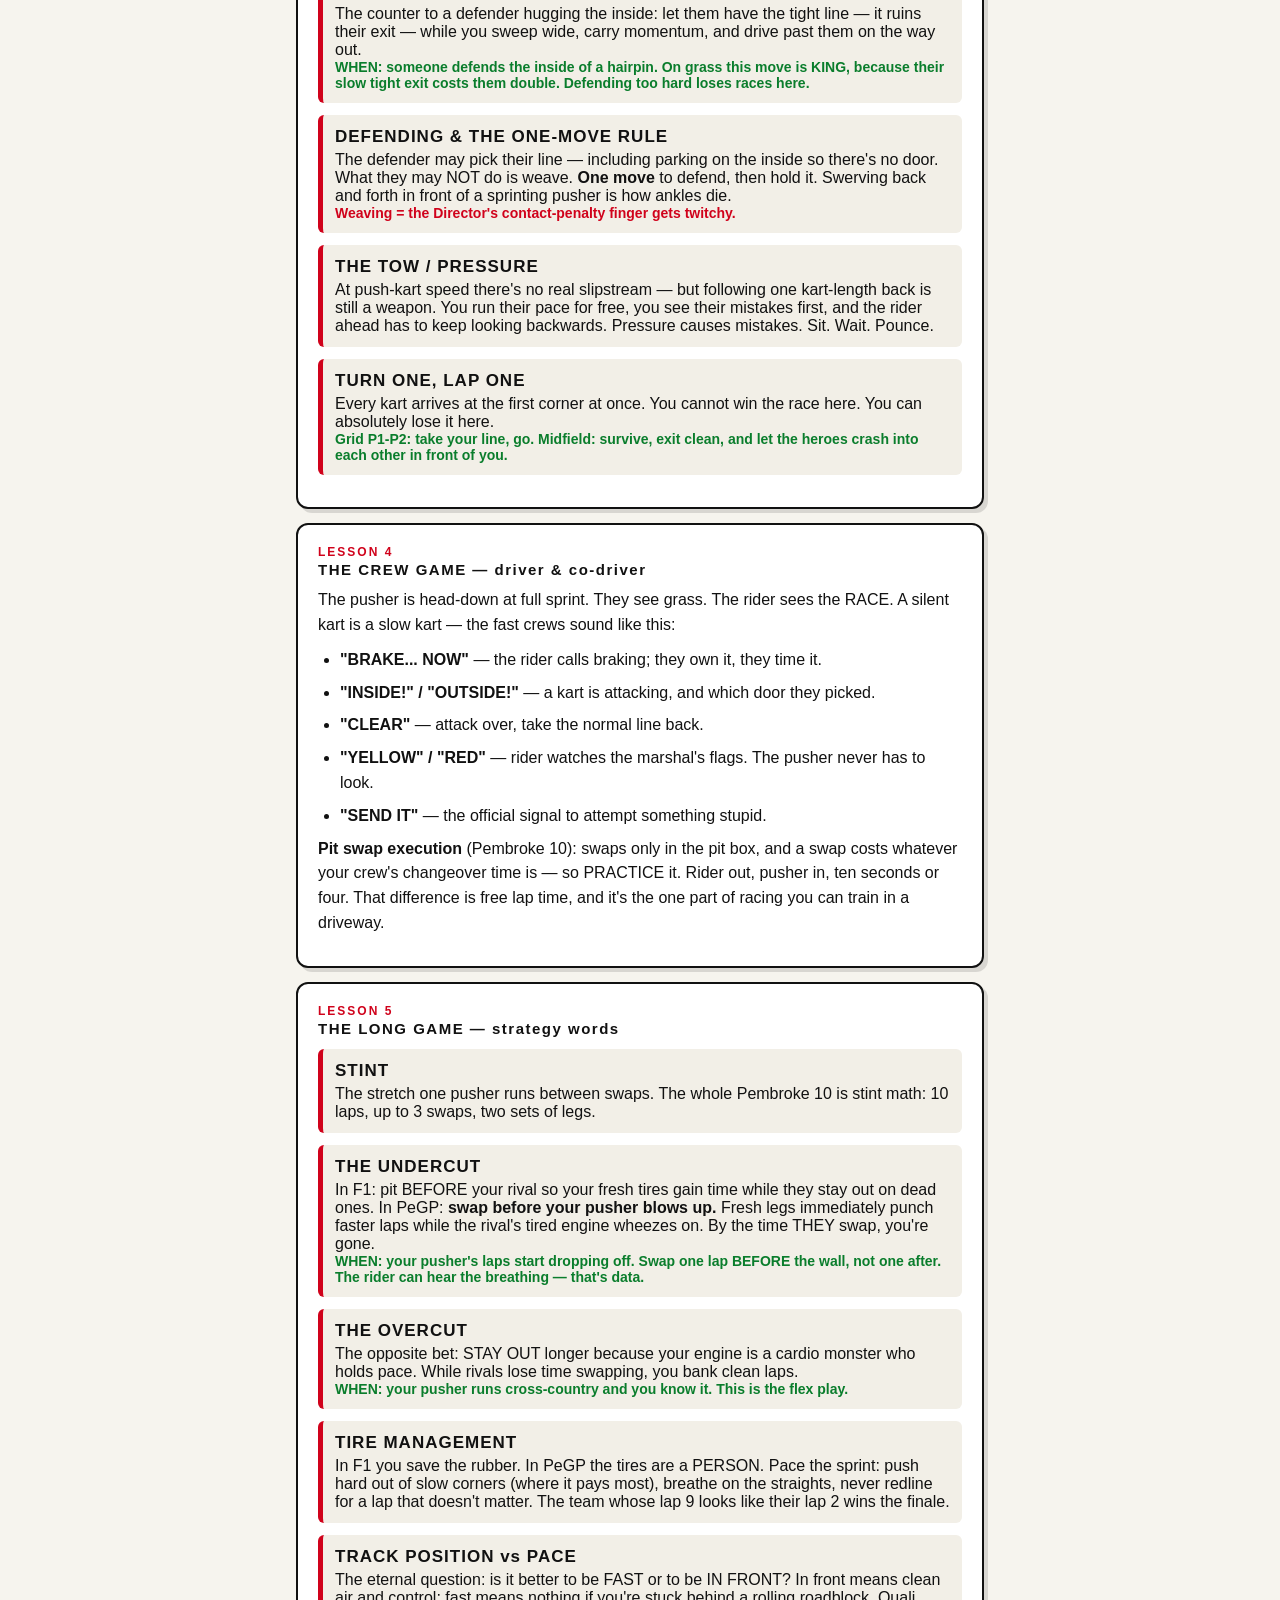
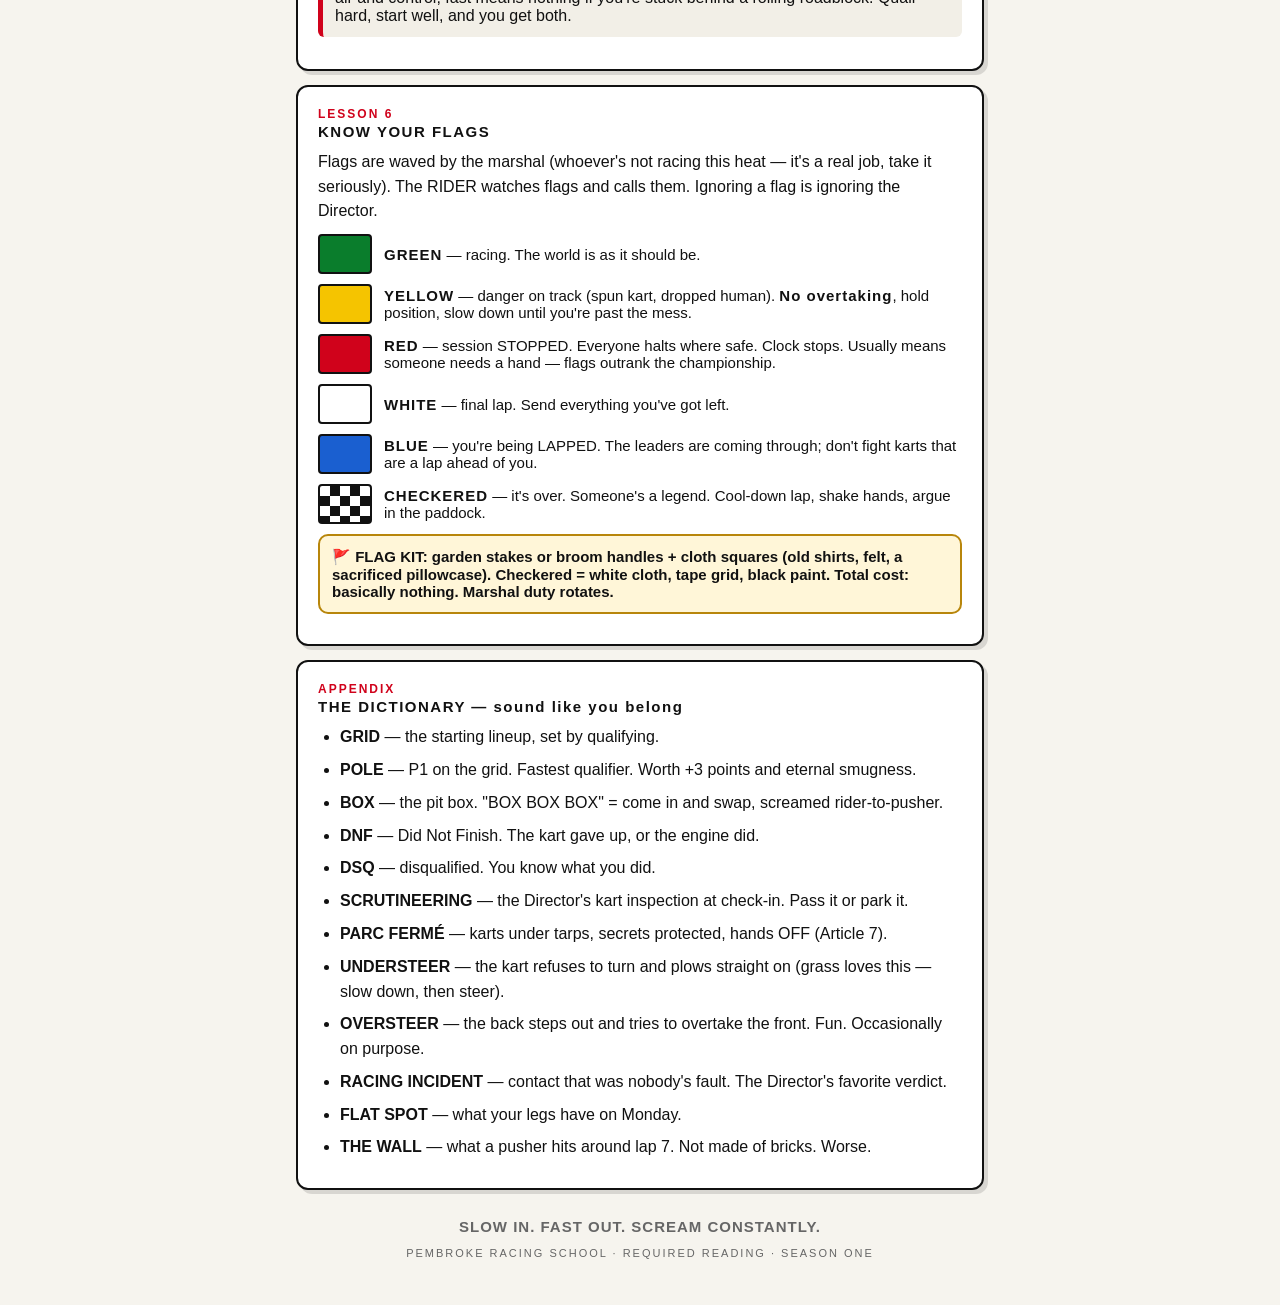
<file: racecraft.html>
<!DOCTYPE html>
<html lang="en">
<head>
<meta charset="utf-8">
<meta name="viewport" content="width=device-width, initial-scale=1">
<title>The Pembroke Racing School</title>
<link rel="icon" href="data:image/svg+xml,<svg xmlns='http://www.w3.org/2000/svg' viewBox='0 0 100 100'><text y='.9em' font-size='90'>🏁</text></svg>">
<link rel="stylesheet" href="style.css">
<style>
  .rules { max-width: 720px; margin: 0 auto; padding: 16px; }
  .rules .panel { padding: 20px; }
  .rules p, .rules li { font-size: 16px; line-height: 1.55; margin-bottom: 10px; }
  .rules ul { padding-left: 22px; }
  .rules li { margin-bottom: 8px; }
  .art { font-size: 12px; font-weight: 900; letter-spacing: 2px; color: var(--red); margin-bottom: 2px; }
  .term { background: #f2efe7; border-left: 5px solid var(--red); border-radius: 6px; padding: 12px; margin: 12px 0; }
  .term b.t { display: block; font-size: 17px; letter-spacing: 1px; margin-bottom: 4px; }
  .when { font-size: 14px; font-weight: 900; color: var(--go); }
  .crime { font-size: 14px; font-weight: 900; color: var(--red); }
  .law { background: #fff6d8; border: 2px solid var(--gold); border-radius: 10px; padding: 12px; font-weight: 900; font-size: 15px; margin: 10px 0; }
  .flagrow { display: flex; align-items: center; gap: 12px; margin: 10px 0; }
  .flag { width: 54px; height: 40px; border: 2px solid var(--ink); border-radius: 4px; flex-shrink: 0; }
  .f-green { background: #0a7d2c; }
  .f-yellow { background: #f5c400; }
  .f-red { background: var(--red); }
  .f-white { background: #fff; }
  .f-blue { background: #1a5fd0; }
  .f-chk { background: repeating-conic-gradient(#111 0% 25%, #fff 0% 50%) 0 0 / 20px 20px; }
  .flagrow .fdesc { font-size: 15px; }
  .flagrow .fdesc b { font-size: 15px; letter-spacing: 1px; }
  .motto { text-align: center; font-size: 15px; font-weight: 900; letter-spacing: 1px; padding: 14px 0 2px; color: var(--dim); }
  .stamp { text-align: center; font-size: 11px; letter-spacing: 2px; color: var(--dim); padding: 10px 0 30px; }
  .back { display: inline-block; margin: 12px 8px 0 0; font-weight: 900; color: var(--red); text-decoration: none; font-size: 14px; letter-spacing: 1px; }
</style>
</head>
<body>

<header>
  <div class="checker"></div>
  <div class="masthead">
    <h1>Pe<em>GP</em> <span class="rc">RACING SCHOOL</span></h1>
    <div class="sub">DRIVER EDUCATION · READ THIS OR FINISH LAST</div>
  </div>
</header>

<nav class="sitenav">
  <a href="index.html">RACE CONTROL</a>
  <a href="circuits.html">CIRCUITS</a>
  <a href="circuit1.html">FIGURE 8</a>
  <a href="circuit2.html">GRAND CIRCUIT</a>
  <a href="rules.html">RULEBOOK</a>
  <a href="racecraft.html" class="on">SCHOOL</a>
</nav>

<div class="rules">

<div class="panel">
  <div class="art">LESSON 1</div>
  <h2>READING THE TRACK</h2>

  <div class="term"><b class="t">THE RACING LINE</b>
  The fastest path through a corner: enter <b>wide</b>, cut to the <b>inside at the middle</b>,
  exit <b>wide</b> again. Out-in-out. It turns a sharp corner into a gentler curve, and gentler
  means you keep more speed. On grass this is everything — speed you scrub off is agony to
  push back.
  <div class="when">WHEN: every corner, every lap, forever. It's not a trick, it's the job.</div></div>

  <div class="term"><b class="t">APEX</b>
  The exact point where your line touches the inside of the corner. Hit it and the corner is
  one smooth arc. Miss it early and you run out of room on exit; miss it late and you
  parked in the middle for nothing.</div>

  <div class="term"><b class="t">LATE APEX</b>
  Aiming for an apex <i>deeper</i> into the corner than normal: slower in, but pointed
  straighter at the exit, so you launch out harder.
  <div class="when">WHEN: any corner that leads onto the uphill. Exit speed onto a climb is
  worth double — carry it or die on the slope. Also the best defensive line: a late apex
  leaves no door open behind you.</div></div>

  <div class="term"><b class="t">CORNER TYPES</b>
  <b>Hairpin</b> — near-U-turn (a mulch bed makes a perfect one). Slow, huge overtaking spot.
  <b>Chicane</b> — quick left-right flick. Rhythm section; cutting it is how corner-cut
  penalties get born. <b>Sweeper</b> — long fast curve, held at speed. <b>Esses</b> — linked
  S-curves where the exit of one IS the entry of the next; mess up the first and you pay
  through all of them.</div>
</div>

<div class="panel">
  <div class="art">LESSON 2</div>
  <h2>GOING FAST ALONE — qualifying craft</h2>
  <p><b>Slow in, fast out.</b> The amateur brakes late and exits slow. The champion brakes
  early-ish and exits like a slingshot. Straights are decided in the corner before them.</p>
  <p><b>Momentum is money.</b> Grass taxes acceleration hard. A kart that flows at 90% pace
  everywhere beats a kart that sprints and stalls. Float like a Cadillac. Sting like a Beemer.</p>
  <p><b>The engine is cardio.</b> A quali run is an interval sprint — the pusher who burns
  everything on lap 1 sets their worst time on lap 3. Best lap usually comes on the lap where
  the driver ran smart, not hard.</p>
  <p><b>Track evolution is real:</b> each run flattens the grass on the line and the track gets
  faster all day. Late runs are quick runs. Directors know this. Now you do.</p>
</div>

<div class="panel">
  <div class="art">LESSON 3</div>
  <h2>WHEEL-TO-WHEEL COMBAT</h2>

  <div class="term"><b class="t">OUTBRAKING</b>
  Passing by braking <i>later</i> than the kart ahead into a corner. You draw alongside in the
  braking zone and own the inside by the apex. This is the bread-and-butter overtake — and it's
  a CO-DRIVER skill, because the rider is the brakes. Late brakers win places; too-late brakers
  meet mulch.
  <div class="when">WHEN: end of the downhill run, where speeds are highest and braking zones
  are longest. Biggest speed difference = biggest opportunity.</div></div>

  <div class="term"><b class="t">DIVEBOMB</b>
  An outbrake turned up to 11: a late, deep lunge from way back down the inside, arriving at
  the apex at the same time as the defender — who didn't know you were coming. High risk, high
  glory, extremely funny when it works.
  <div class="when">WHEN: last lap, hairpin, nothing to lose.</div>
  <div class="crime">THE LINE: you must arrive IN CONTROL and make the corner. Arriving as an
  unguided missile that torpedoes the other kart = contact penalty. A divebomb is a scalpel,
  not a cannonball.</div></div>

  <div class="term"><b class="t">THE SWITCHBACK (CUTBACK)</b>
  The counter to a defender hugging the inside: let them have the tight line — it ruins their
  exit — while you sweep wide, carry momentum, and drive past them on the way out.
  <div class="when">WHEN: someone defends the inside of a hairpin. On grass this move is
  KING, because their slow tight exit costs them double. Defending too hard loses races here.</div></div>

  <div class="term"><b class="t">DEFENDING &amp; THE ONE-MOVE RULE</b>
  The defender may pick their line — including parking on the inside so there's no door. What
  they may NOT do is weave. <b>One move</b> to defend, then hold it. Swerving back and forth
  in front of a sprinting pusher is how ankles die.
  <div class="crime">Weaving = the Director's contact-penalty finger gets twitchy.</div></div>

  <div class="term"><b class="t">THE TOW / PRESSURE</b>
  At push-kart speed there's no real slipstream — but following one kart-length back is still a
  weapon. You run their pace for free, you see their mistakes first, and the rider ahead has to
  keep looking backwards. Pressure causes mistakes. Sit. Wait. Pounce.</div>

  <div class="term"><b class="t">TURN ONE, LAP ONE</b>
  Every kart arrives at the first corner at once. You cannot win the race here. You can
  absolutely lose it here.
  <div class="when">Grid P1-P2: take your line, go. Midfield: survive, exit clean, and let the
  heroes crash into each other in front of you.</div></div>
</div>

<div class="panel">
  <div class="art">LESSON 4</div>
  <h2>THE CREW GAME — driver &amp; co-driver</h2>
  <p>The pusher is head-down at full sprint. They see grass. The rider sees the RACE. A silent
  kart is a slow kart — the fast crews sound like this:</p>
  <ul>
    <li><b>"BRAKE... NOW"</b> — the rider calls braking; they own it, they time it.</li>
    <li><b>"INSIDE!" / "OUTSIDE!"</b> — a kart is attacking, and which door they picked.</li>
    <li><b>"CLEAR"</b> — attack over, take the normal line back.</li>
    <li><b>"YELLOW" / "RED"</b> — rider watches the marshal's flags. The pusher never has to look.</li>
    <li><b>"SEND IT"</b> — the official signal to attempt something stupid.</li>
  </ul>
  <p><b>Pit swap execution</b> (Pembroke 10): swaps only in the pit box, and a swap costs
  whatever your crew's changeover time is — so PRACTICE it. Rider out, pusher in, ten seconds
  or four. That difference is free lap time, and it's the one part of racing you can train in
  a driveway.</p>
</div>

<div class="panel">
  <div class="art">LESSON 5</div>
  <h2>THE LONG GAME — strategy words</h2>

  <div class="term"><b class="t">STINT</b>
  The stretch one pusher runs between swaps. The whole Pembroke 10 is stint math: 10 laps,
  up to 3 swaps, two sets of legs.</div>

  <div class="term"><b class="t">THE UNDERCUT</b>
  In F1: pit BEFORE your rival so your fresh tires gain time while they stay out on dead ones.
  In PeGP: <b>swap before your pusher blows up.</b> Fresh legs immediately punch faster laps
  while the rival's tired engine wheezes on. By the time THEY swap, you're gone.
  <div class="when">WHEN: your pusher's laps start dropping off. Swap one lap BEFORE the wall,
  not one after. The rider can hear the breathing — that's data.</div></div>

  <div class="term"><b class="t">THE OVERCUT</b>
  The opposite bet: STAY OUT longer because your engine is a cardio monster who holds pace.
  While rivals lose time swapping, you bank clean laps.
  <div class="when">WHEN: your pusher runs cross-country and you know it. This is the flex play.</div></div>

  <div class="term"><b class="t">TIRE MANAGEMENT</b>
  In F1 you save the rubber. In PeGP the tires are a PERSON. Pace the sprint: push hard out of
  slow corners (where it pays most), breathe on the straights, never redline for a lap that
  doesn't matter. The team whose lap 9 looks like their lap 2 wins the finale.</div>

  <div class="term"><b class="t">TRACK POSITION vs PACE</b>
  The eternal question: is it better to be FAST or to be IN FRONT? In front means clean air and
  control; fast means nothing if you're stuck behind a rolling roadblock. Quali hard, start
  well, and you get both.</div>
</div>

<div class="panel">
  <div class="art">LESSON 6</div>
  <h2>KNOW YOUR FLAGS</h2>
  <p>Flags are waved by the marshal (whoever's not racing this heat — it's a real job, take it
  seriously). The RIDER watches flags and calls them. Ignoring a flag is ignoring the Director.</p>
  <div class="flagrow"><div class="flag f-green"></div><div class="fdesc"><b>GREEN</b> — racing. The world is as it should be.</div></div>
  <div class="flagrow"><div class="flag f-yellow"></div><div class="fdesc"><b>YELLOW</b> — danger on track (spun kart, dropped human). <b>No overtaking</b>, hold position, slow down until you're past the mess.</div></div>
  <div class="flagrow"><div class="flag f-red"></div><div class="fdesc"><b>RED</b> — session STOPPED. Everyone halts where safe. Clock stops. Usually means someone needs a hand — flags outrank the championship.</div></div>
  <div class="flagrow"><div class="flag f-white"></div><div class="fdesc"><b>WHITE</b> — final lap. Send everything you've got left.</div></div>
  <div class="flagrow"><div class="flag f-blue"></div><div class="fdesc"><b>BLUE</b> — you're being LAPPED. The leaders are coming through; don't fight karts that are a lap ahead of you.</div></div>
  <div class="flagrow"><div class="flag f-chk"></div><div class="fdesc"><b>CHECKERED</b> — it's over. Someone's a legend. Cool-down lap, shake hands, argue in the paddock.</div></div>
  <div class="law">🚩 FLAG KIT: garden stakes or broom handles + cloth squares (old shirts,
  felt, a sacrificed pillowcase). Checkered = white cloth, tape grid, black paint. Total cost:
  basically nothing. Marshal duty rotates.</div>
</div>

<div class="panel">
  <div class="art">APPENDIX</div>
  <h2>THE DICTIONARY — sound like you belong</h2>
  <ul>
    <li><b>GRID</b> — the starting lineup, set by qualifying.</li>
    <li><b>POLE</b> — P1 on the grid. Fastest qualifier. Worth +3 points and eternal smugness.</li>
    <li><b>BOX</b> — the pit box. "BOX BOX BOX" = come in and swap, screamed rider-to-pusher.</li>
    <li><b>DNF</b> — Did Not Finish. The kart gave up, or the engine did.</li>
    <li><b>DSQ</b> — disqualified. You know what you did.</li>
    <li><b>SCRUTINEERING</b> — the Director's kart inspection at check-in. Pass it or park it.</li>
    <li><b>PARC FERMÉ</b> — karts under tarps, secrets protected, hands OFF (Article 7).</li>
    <li><b>UNDERSTEER</b> — the kart refuses to turn and plows straight on (grass loves this — slow down, then steer).</li>
    <li><b>OVERSTEER</b> — the back steps out and tries to overtake the front. Fun. Occasionally on purpose.</li>
    <li><b>RACING INCIDENT</b> — contact that was nobody's fault. The Director's favorite verdict.</li>
    <li><b>FLAT SPOT</b> — what your legs have on Monday.</li>
    <li><b>THE WALL</b> — what a pusher hits around lap 7. Not made of bricks. Worse.</li>
  </ul>
</div>

<div class="motto">SLOW IN. FAST OUT. SCREAM CONSTANTLY.</div>
<div class="stamp">PEMBROKE RACING SCHOOL · REQUIRED READING · SEASON ONE</div>
</div>

</body>
</html>
</file>
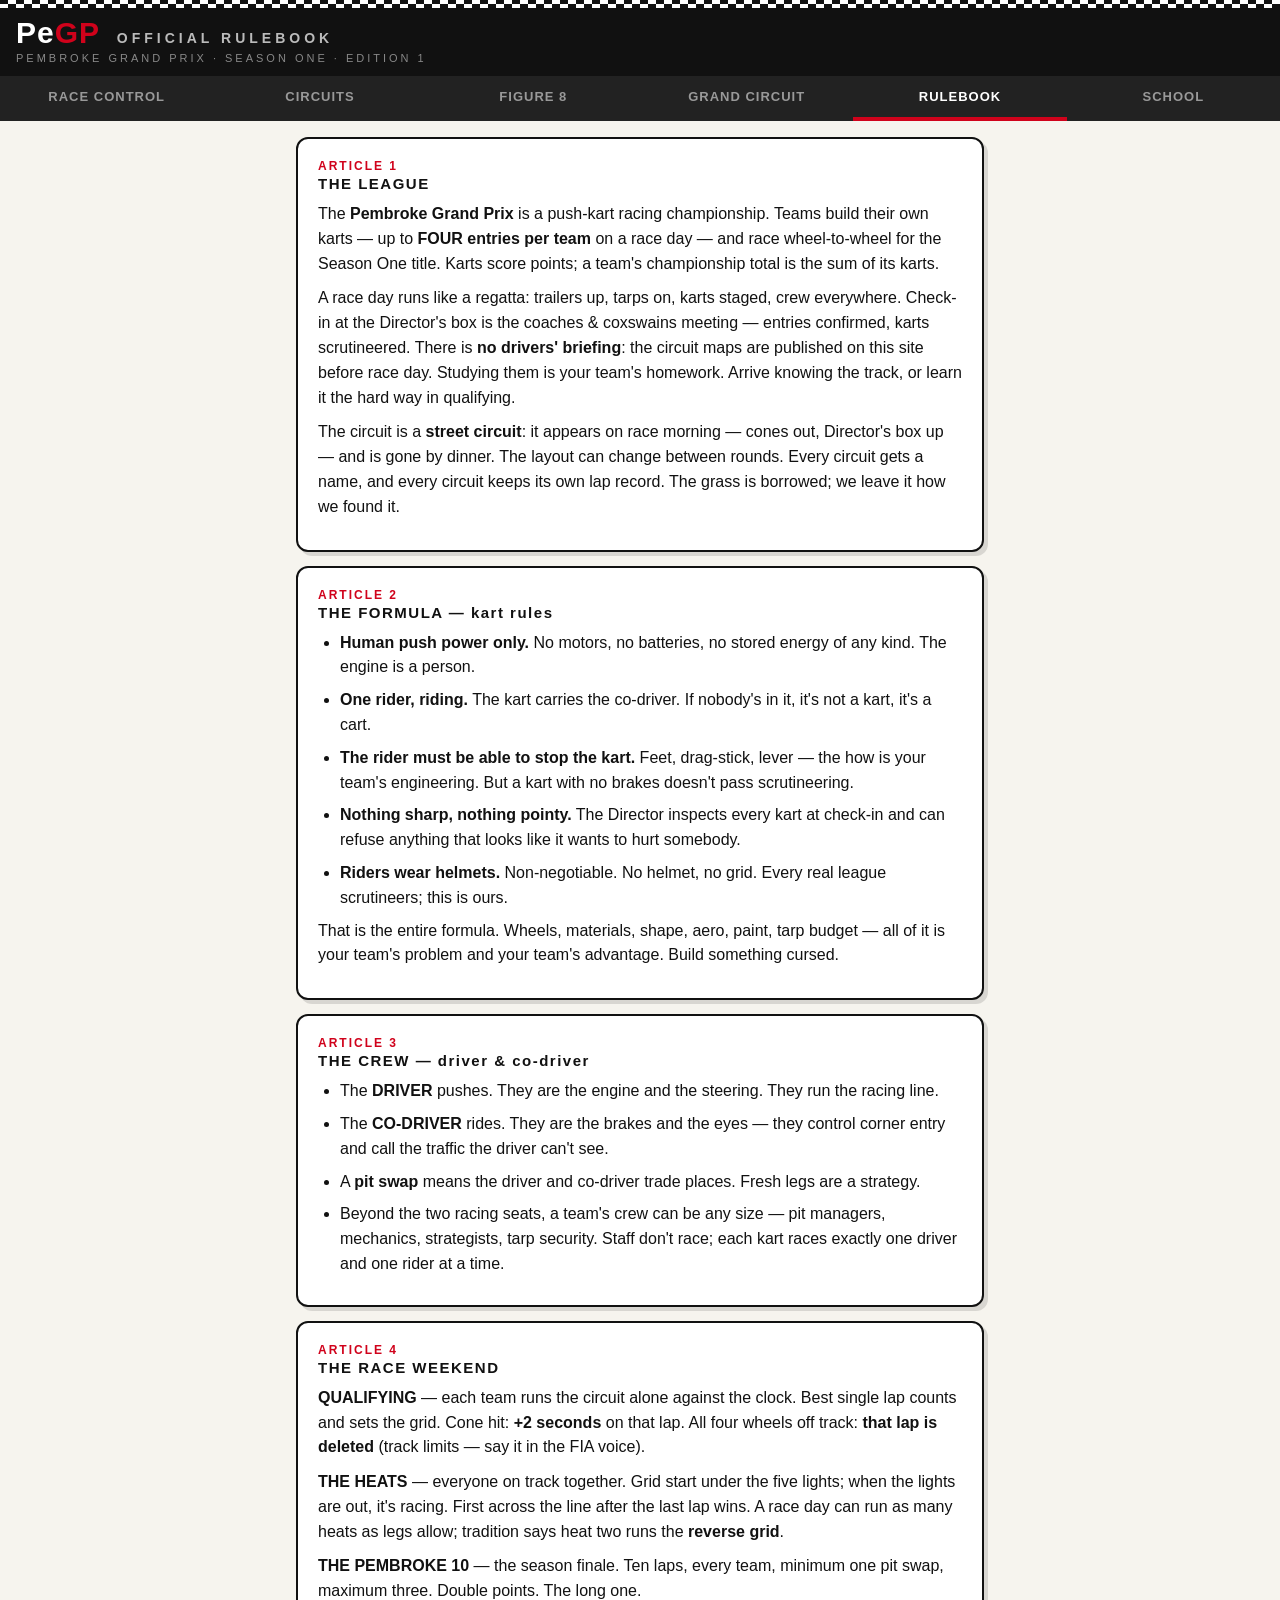
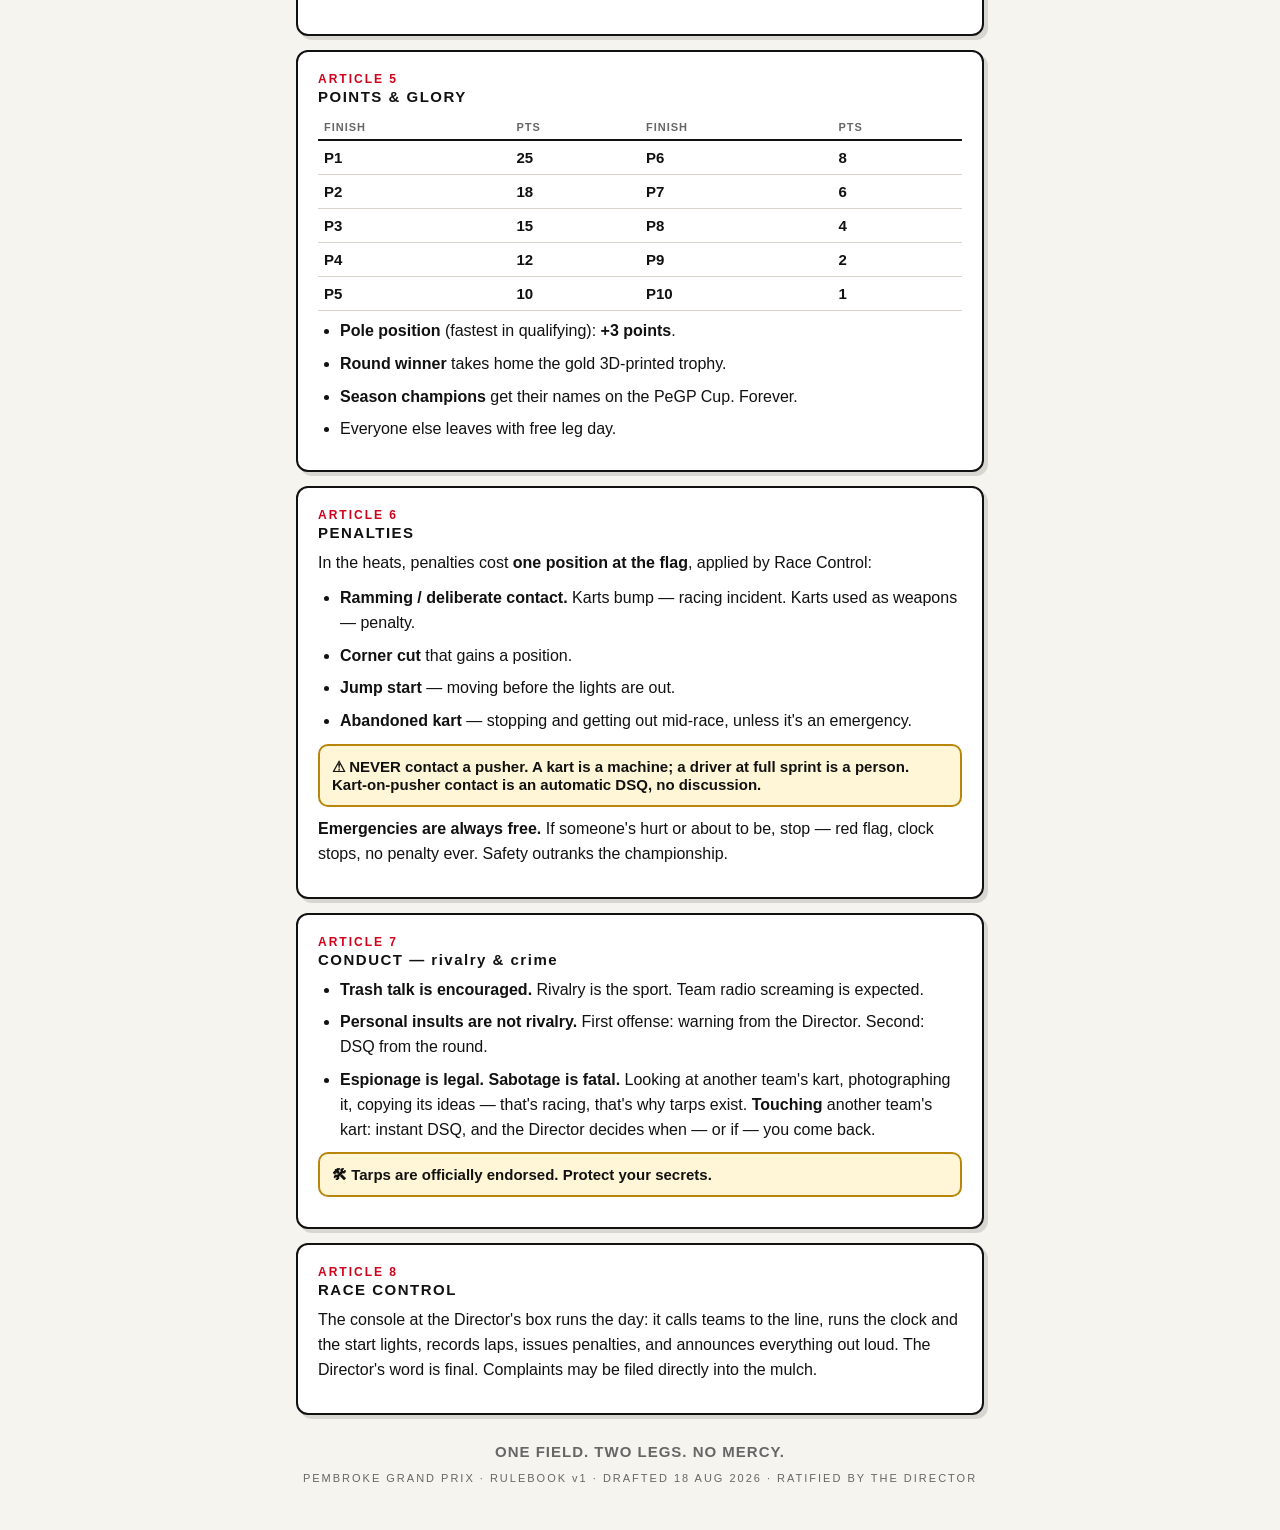
<file: rules.html>
<!DOCTYPE html>
<html lang="en">
<head>
<meta charset="utf-8">
<meta name="viewport" content="width=device-width, initial-scale=1">
<title>PeGP Rulebook — Season One</title>
<link rel="icon" href="data:image/svg+xml,<svg xmlns='http://www.w3.org/2000/svg' viewBox='0 0 100 100'><text y='.9em' font-size='90'>🏁</text></svg>">
<link rel="stylesheet" href="style.css">
<style>
  .rules { max-width: 720px; margin: 0 auto; padding: 16px; }
  .rules .panel { padding: 20px; }
  .rules p, .rules li { font-size: 16px; line-height: 1.55; margin-bottom: 10px; }
  .rules ul { padding-left: 22px; }
  .rules li { margin-bottom: 8px; }
  .art { font-size: 12px; font-weight: 900; letter-spacing: 2px; color: var(--red); margin-bottom: 2px; }
  .motto { text-align: center; font-size: 15px; font-weight: 900; letter-spacing: 1px; padding: 14px 0 2px; color: var(--dim); }
  .ptable { width: 100%; border-collapse: collapse; margin: 8px 0; }
  .ptable th { font-size: 11px; letter-spacing: 1px; color: var(--dim); text-align: left; padding: 6px; border-bottom: 2px solid var(--ink); }
  .ptable td { padding: 8px 6px; border-bottom: 1px solid var(--line); font-size: 15px; font-weight: 700; }
  .law { background: #fff6d8; border: 2px solid var(--gold); border-radius: 10px; padding: 12px; font-weight: 900; font-size: 15px; margin: 10px 0; }
  .stamp { text-align: center; font-size: 11px; letter-spacing: 2px; color: var(--dim); padding: 10px 0 30px; }
  .back { display: inline-block; margin: 12px 0 0; font-weight: 900; color: var(--red); text-decoration: none; font-size: 14px; letter-spacing: 1px; }
</style>
</head>
<body>

<header>
  <div class="checker"></div>
  <div class="masthead">
    <h1>Pe<em>GP</em> <span class="rc">OFFICIAL RULEBOOK</span></h1>
    <div class="sub">PEMBROKE GRAND PRIX · SEASON ONE · EDITION 1</div>
  </div>
</header>

<nav class="sitenav">
  <a href="index.html">RACE CONTROL</a>
  <a href="circuits.html">CIRCUITS</a>
  <a href="circuit1.html">FIGURE 8</a>
  <a href="circuit2.html">GRAND CIRCUIT</a>
  <a href="rules.html" class="on">RULEBOOK</a>
  <a href="racecraft.html">SCHOOL</a>
</nav>

<div class="rules">

<div class="panel">
  <div class="art">ARTICLE 1</div>
  <h2>THE LEAGUE</h2>
  <p>The <b>Pembroke Grand Prix</b> is a push-kart racing championship. Teams build their own
  karts — up to <b>FOUR entries per team</b> on a race day — and race wheel-to-wheel for the
  Season One title. Karts score points; a team's championship total is the sum of its karts.</p>
  <p>A race day runs like a regatta: trailers up, tarps on, karts staged, crew everywhere.
  Check-in at the Director's box is the coaches &amp; coxswains meeting — entries confirmed,
  karts scrutineered. There is <b>no drivers' briefing</b>: the circuit maps are published on
  this site before race day. Studying them is your team's homework. Arrive knowing the track,
  or learn it the hard way in qualifying.</p>
  <p>The circuit is a <b>street circuit</b>: it appears on race morning — cones out, Director's
  box up — and is gone by dinner. The layout can change between rounds. Every circuit gets a name,
  and every circuit keeps its own lap record. The grass is borrowed; we leave it how we found it.</p>
</div>

<div class="panel">
  <div class="art">ARTICLE 2</div>
  <h2>THE FORMULA — kart rules</h2>
  <ul>
    <li><b>Human push power only.</b> No motors, no batteries, no stored energy of any kind. The engine is a person.</li>
    <li><b>One rider, riding.</b> The kart carries the co-driver. If nobody's in it, it's not a kart, it's a cart.</li>
    <li><b>The rider must be able to stop the kart.</b> Feet, drag-stick, lever — the how is your team's engineering. But a kart with no brakes doesn't pass scrutineering.</li>
    <li><b>Nothing sharp, nothing pointy.</b> The Director inspects every kart at check-in and can refuse anything that looks like it wants to hurt somebody.</li>
    <li><b>Riders wear helmets.</b> Non-negotiable. No helmet, no grid. Every real league scrutineers; this is ours.</li>
  </ul>
  <p>That is the entire formula. Wheels, materials, shape, aero, paint, tarp budget — all of it is
  your team's problem and your team's advantage. Build something cursed.</p>
</div>

<div class="panel">
  <div class="art">ARTICLE 3</div>
  <h2>THE CREW — driver &amp; co-driver</h2>
  <ul>
    <li>The <b>DRIVER</b> pushes. They are the engine and the steering. They run the racing line.</li>
    <li>The <b>CO-DRIVER</b> rides. They are the brakes and the eyes — they control corner entry
    and call the traffic the driver can't see.</li>
    <li>A <b>pit swap</b> means the driver and co-driver trade places. Fresh legs are a strategy.</li>
    <li>Beyond the two racing seats, a team's crew can be any size — pit managers, mechanics,
    strategists, tarp security. Staff don't race; each kart races exactly one driver and one
    rider at a time.</li>
  </ul>
</div>

<div class="panel">
  <div class="art">ARTICLE 4</div>
  <h2>THE RACE WEEKEND</h2>
  <p><b>QUALIFYING</b> — each team runs the circuit alone against the clock. Best single lap counts
  and sets the grid. Cone hit: <b>+2 seconds</b> on that lap. All four wheels off track:
  <b>that lap is deleted</b> (track limits — say it in the FIA voice).</p>
  <p><b>THE HEATS</b> — everyone on track together. Grid start under the five lights; when the
  lights are out, it's racing. First across the line after the last lap wins. A race day can run
  as many heats as legs allow; tradition says heat two runs the <b>reverse grid</b>.</p>
  <p><b>THE PEMBROKE 10</b> — the season finale. Ten laps, every team, minimum one pit swap,
  maximum three. Double points. The long one.</p>
</div>

<div class="panel">
  <div class="art">ARTICLE 5</div>
  <h2>POINTS &amp; GLORY</h2>
  <table class="ptable">
    <tr><th>FINISH</th><th>PTS</th><th>FINISH</th><th>PTS</th></tr>
    <tr><td>P1</td><td>25</td><td>P6</td><td>8</td></tr>
    <tr><td>P2</td><td>18</td><td>P7</td><td>6</td></tr>
    <tr><td>P3</td><td>15</td><td>P8</td><td>4</td></tr>
    <tr><td>P4</td><td>12</td><td>P9</td><td>2</td></tr>
    <tr><td>P5</td><td>10</td><td>P10</td><td>1</td></tr>
  </table>
  <ul>
    <li><b>Pole position</b> (fastest in qualifying): <b>+3 points</b>.</li>
    <li><b>Round winner</b> takes home the gold 3D-printed trophy.</li>
    <li><b>Season champions</b> get their names on the PeGP Cup. Forever.</li>
    <li>Everyone else leaves with free leg day.</li>
  </ul>
</div>

<div class="panel">
  <div class="art">ARTICLE 6</div>
  <h2>PENALTIES</h2>
  <p>In the heats, penalties cost <b>one position at the flag</b>, applied by Race Control:</p>
  <ul>
    <li><b>Ramming / deliberate contact.</b> Karts bump — racing incident. Karts used as weapons — penalty.</li>
    <li><b>Corner cut</b> that gains a position.</li>
    <li><b>Jump start</b> — moving before the lights are out.</li>
    <li><b>Abandoned kart</b> — stopping and getting out mid-race, unless it's an emergency.</li>
  </ul>
  <div class="law">⚠ NEVER contact a pusher. A kart is a machine; a driver at full sprint is a person.
  Kart-on-pusher contact is an automatic DSQ, no discussion.</div>
  <p><b>Emergencies are always free.</b> If someone's hurt or about to be, stop — red flag, clock
  stops, no penalty ever. Safety outranks the championship.</p>
</div>

<div class="panel">
  <div class="art">ARTICLE 7</div>
  <h2>CONDUCT — rivalry &amp; crime</h2>
  <ul>
    <li><b>Trash talk is encouraged.</b> Rivalry is the sport. Team radio screaming is expected.</li>
    <li><b>Personal insults are not rivalry.</b> First offense: warning from the Director. Second: DSQ from the round.</li>
    <li><b>Espionage is legal. Sabotage is fatal.</b> Looking at another team's kart, photographing
    it, copying its ideas — that's racing, that's why tarps exist. <b>Touching</b> another team's
    kart: instant DSQ, and the Director decides when — or if — you come back.</li>
  </ul>
  <div class="law">🛠 Tarps are officially endorsed. Protect your secrets.</div>
</div>

<div class="panel">
  <div class="art">ARTICLE 8</div>
  <h2>RACE CONTROL</h2>
  <p>The console at the Director's box runs the day: it calls teams to the line, runs the clock and
  the start lights, records laps, issues penalties, and announces everything out loud. The
  Director's word is final. Complaints may be filed directly into the mulch.</p>
</div>

<div class="motto">ONE FIELD. TWO LEGS. NO MERCY.</div>
<div class="stamp">PEMBROKE GRAND PRIX · RULEBOOK v1 · DRAFTED 18 AUG 2026 · RATIFIED BY THE DIRECTOR</div>
</div>

</body>
</html>
</file>
<file: style.css>
/* PeGP Race Control — bright, sunlight-readable, giant targets */
* { box-sizing: border-box; margin: 0; padding: 0; -webkit-tap-highlight-color: transparent; }

:root {
  --ink: #111;
  --paper: #f6f4ee;
  --card: #ffffff;
  --red: #d0021b;
  --go: #0a7d2c;
  --gold: #b8860b;
  --dim: #666;
  --line: #d8d4ca;
}

html, body { height: 100%; }
body {
  font-family: -apple-system, "Segoe UI", Roboto, Arial, sans-serif;
  background: var(--paper);
  color: var(--ink);
  padding-bottom: 64px;
}

/* ── header ── */
header { background: #111; color: #fff; position: relative; padding: 14px 16px 12px; }
.checker {
  position: absolute; top: 0; left: 0; right: 0; height: 8px;
  background:
    repeating-conic-gradient(#fff 0% 25%, #111 0% 50%) 0 0 / 16px 8px;
}
h1 { font-size: 30px; font-weight: 900; letter-spacing: 1px; line-height: 1; margin-top: 4px; }
h1 em { font-style: normal; color: var(--red); }
h1 .rc { font-size: 14px; font-weight: 700; letter-spacing: 4px; color: #bbb; margin-left: 8px; }
header .sub { font-size: 11px; letter-spacing: 3px; color: #888; margin-top: 4px; }
#muteBtn {
  position: absolute; right: 12px; top: 16px; font-size: 22px;
  background: none; border: 2px solid #444; border-radius: 8px; padding: 4px 8px; cursor: pointer;
}

/* ── tabs ── */
#tabs { display: flex; background: #222; overflow-x: auto; }
#tabs button, #tabs a {
  flex: 1; padding: 14px 10px; font-size: 14px; font-weight: 900; letter-spacing: 1px;
  background: none; border: none; border-bottom: 4px solid transparent;
  color: #999; cursor: pointer; white-space: nowrap; text-align: center; text-decoration: none;
}
#tabs .on { color: #fff; border-bottom-color: var(--red); }

/* ── layout ── */
main { max-width: 760px; margin: 0 auto; padding: 12px; }
.tab { display: none; }
.tab.on { display: block; }
.hidden { display: none !important; }

.panel {
  background: var(--card); border: 2px solid var(--ink); border-radius: 12px;
  padding: 14px; margin-bottom: 14px; box-shadow: 4px 4px 0 rgba(0,0,0,.12);
}
h2 { font-size: 15px; font-weight: 900; letter-spacing: 1.5px; margin-bottom: 10px; }
h3 { font-size: 13px; font-weight: 900; letter-spacing: 1px; margin: 12px 0 6px; color: var(--dim); }

/* ── forms ── */
.field { display: block; font-size: 11px; font-weight: 900; letter-spacing: 1px; color: var(--dim); margin-bottom: 10px; }
.field input { display: block; width: 100%; margin-top: 4px; }
.cfgrow { display: flex; gap: 10px; }
.cfgrow .field { flex: 1; }
input, textarea {
  font: inherit; font-size: 18px; font-weight: 700; padding: 10px;
  border: 2px solid var(--ink); border-radius: 8px; width: 100%; background: #fff; color: var(--ink);
}
input[type=number] { width: 100%; }
.addteam { display: grid; grid-template-columns: 1fr 1fr; gap: 8px; margin-bottom: 12px; }
.addteam #addTeamBtn { grid-column: 1 / -1; }
textarea { font-size: 12px; font-weight: 400; font-family: monospace; margin-top: 8px; }
.chk { display: flex; gap: 8px; align-items: center; font-size: 13px; font-weight: 700; margin: 10px 0; }
.chk input { width: 22px; height: 22px; }

/* ── buttons ── */
button { cursor: pointer; user-select: none; }
.big {
  font: inherit; font-size: 16px; font-weight: 900; letter-spacing: 1px;
  padding: 14px 16px; border: 2px solid var(--ink); border-radius: 10px;
  background: #fff; color: var(--ink); box-shadow: 3px 3px 0 rgba(0,0,0,.15);
}
.big:active, .giant:active, .chip:active { transform: translate(2px, 2px); box-shadow: none; }
.big.go { background: var(--go); color: #fff; border-color: #064d1b; }
.big.red { background: var(--red); color: #fff; border-color: #7a0110; }
.big.pen { background: #ffcf33; }
.big.dim { background: #eee; color: #444; }
.big:disabled { opacity: .35; pointer-events: none; }
.btnrow { display: flex; gap: 8px; margin-top: 10px; flex-wrap: wrap; }
.btnrow .big { flex: 1; min-width: 120px; }

.giant {
  display: block; width: 100%; padding: 34px 10px; margin-top: 10px;
  font: inherit; font-size: 34px; font-weight: 900; letter-spacing: 2px;
  background: var(--ink); color: #fff; border: none; border-radius: 14px;
  box-shadow: 4px 4px 0 rgba(0,0,0,.25);
}

/* ── team cards ── */
.tcard {
  display: flex; align-items: center; gap: 10px;
  border: 2px solid var(--ink); border-radius: 10px; padding: 10px; margin-bottom: 8px; background: #fff;
}
.tcard .tinfo { flex: 1; }
.tcard .tname { font-size: 18px; font-weight: 900; }
.tcard .tkart { font-size: 12px; font-weight: 700; color: var(--red); letter-spacing: 1px; }
.tcard .tdrivers { font-size: 12px; color: var(--dim); }
.tcard .x { font-size: 14px; font-weight: 900; background: none; border: 2px solid var(--line); border-radius: 8px; padding: 6px 10px; color: var(--dim); }

/* crew roster */
.tcard.tall { align-items: flex-start; }
.crewline { display: flex; flex-wrap: wrap; gap: 6px; margin: 8px 0; }
.crewchip {
  display: inline-flex; align-items: center; gap: 5px;
  border: 2px solid var(--line); border-radius: 999px; padding: 4px 9px;
  font-size: 13px; font-weight: 700; background: #fafaf6;
}
.crewchip small { font-size: 10px; font-weight: 900; letter-spacing: .5px; color: var(--dim); }
.crewchip .cx { background: none; border: none; font-size: 11px; font-weight: 900; color: var(--dim); padding: 0 2px; }
.crewadd { display: flex; gap: 6px; margin-top: 4px; }
.crewadd input { flex: 1.3; font-size: 14px; padding: 9px; min-width: 0; }
.crewadd select {
  flex: 1; font: inherit; font-size: 12px; font-weight: 900; padding: 9px 4px;
  border: 2px solid var(--ink); border-radius: 8px; background: #fff; color: var(--ink); min-width: 0;
}
.crewadd .cadd {
  font: inherit; font-size: 20px; font-weight: 900; padding: 4px 16px;
  background: var(--go); color: #fff; border: 2px solid #064d1b; border-radius: 8px;
  box-shadow: 2px 2px 0 rgba(0,0,0,.15);
}
#addTeamBtn small { display: block; font-size: 10px; font-weight: 700; letter-spacing: 1px; opacity: .8; }

/* quali team pick rows */
.qrow {
  display: flex; align-items: center; gap: 10px; width: 100%;
  font: inherit; text-align: left; background: #fff;
  border: 2px solid var(--ink); border-radius: 10px; padding: 12px; margin-bottom: 8px;
}
.qrow .qn { font-size: 17px; font-weight: 900; flex: 1; }
.qrow .qt { font-size: 15px; font-weight: 900; color: var(--dim); }
.qrow.done .qt { color: var(--go); }

/* ── run screens ── */
.runhead { display: flex; justify-content: space-between; align-items: baseline; gap: 10px; }
.runteam { font-size: 22px; font-weight: 900; }
.runstatus { font-size: 13px; font-weight: 900; letter-spacing: 1px; color: var(--red); }
.bigclock {
  font-size: 64px; font-weight: 900; text-align: center; font-variant-numeric: tabular-nums;
  letter-spacing: 2px; margin: 8px 0 0;
}
.bigclock.paused { color: var(--red); }
.lapline { text-align: center; font-size: 15px; font-weight: 900; letter-spacing: 1px; color: var(--dim); margin-bottom: 6px; }

/* ── chips (penalty / finish taps) ── */
.chiprow { display: flex; flex-wrap: wrap; gap: 8px; }
.chip {
  font: inherit; font-size: 16px; font-weight: 900; padding: 12px 14px;
  border: 2px solid var(--ink); border-radius: 999px; background: #fff;
  box-shadow: 3px 3px 0 rgba(0,0,0,.15);
}
.chip:disabled { opacity: .3; pointer-events: none; }
.chip .cpen { color: var(--red); font-size: 12px; }

/* penalty menu overlay */
#penMenu {
  position: fixed; inset: 0; background: rgba(0,0,0,.6);
  display: flex; align-items: center; justify-content: center; z-index: 50;
}
#penMenu .sheet { background: var(--card); border-radius: 14px; padding: 16px; width: min(420px, 92vw); }
#penMenu h2 { margin-bottom: 12px; }
#penMenu .big { display: block; width: 100%; margin-bottom: 8px; }

/* finish order + result lists */
.orow {
  display: flex; align-items: center; gap: 10px;
  border: 2px solid var(--ink); border-radius: 10px; padding: 10px; margin-bottom: 6px; background: #fff;
}
.orow .opos { font-size: 20px; font-weight: 900; width: 44px; }
.orow .oname { flex: 1; font-size: 17px; font-weight: 900; }
.orow .onote { font-size: 12px; font-weight: 700; color: var(--red); }
.orow .mini { font-size: 15px; font-weight: 900; border: 2px solid var(--line); background: #fff; border-radius: 8px; padding: 6px 10px; }
.orow.dsq { opacity: .55; background: #f2dede; }
.orow.p1 { background: #fff6d8; border-color: var(--gold); }

/* ── tables ── */
.rtable { width: 100%; border-collapse: collapse; font-variant-numeric: tabular-nums; }
.rtable th { font-size: 11px; letter-spacing: 1px; color: var(--dim); text-align: left; padding: 6px 8px; border-bottom: 2px solid var(--ink); }
.rtable td { padding: 9px 8px; border-bottom: 1px solid var(--line); font-size: 16px; font-weight: 700; }
.rtable td.pos { font-weight: 900; width: 40px; }
.rtable tr.p1 td { background: #fff6d8; font-weight: 900; }
.rtable td.num { text-align: right; font-weight: 900; }

/* heat history + round log */
.hitem { border: 2px solid var(--line); border-radius: 10px; padding: 10px; margin-bottom: 8px; font-size: 14px; font-weight: 700; }
.hitem b { font-weight: 900; }

/* ── announcer bar ── */
#announcer {
  position: fixed; bottom: 0; left: 0; right: 0; z-index: 40;
  background: #111; color: #ffd23f; font-weight: 900; font-size: 15px; letter-spacing: 1px;
  padding: 12px 16px; text-transform: uppercase;
  border-top: 4px solid var(--red);
}
#announcer.flash { animation: annflash .5s 3; }
@keyframes annflash { 50% { background: var(--red); color: #fff; } }

.empty { color: var(--dim); font-size: 14px; font-weight: 700; padding: 6px 0; }

@media (max-width: 480px) {
  h1 { font-size: 24px; }
  .bigclock { font-size: 52px; }
  .giant { font-size: 26px; padding: 26px 10px; }
  .addteam { grid-template-columns: 1fr; }
}

/* ── site-wide nav (every page) ── */
.sitenav { display: flex; background: #222; overflow-x: auto; }
.sitenav a {
  flex: 1; padding: 13px 10px; font-size: 13px; font-weight: 900; letter-spacing: 1px;
  color: #999; text-decoration: none; white-space: nowrap; text-align: center;
  border-bottom: 4px solid transparent;
}
.sitenav a.on { color: #fff; border-bottom-color: var(--red); }
</file>
